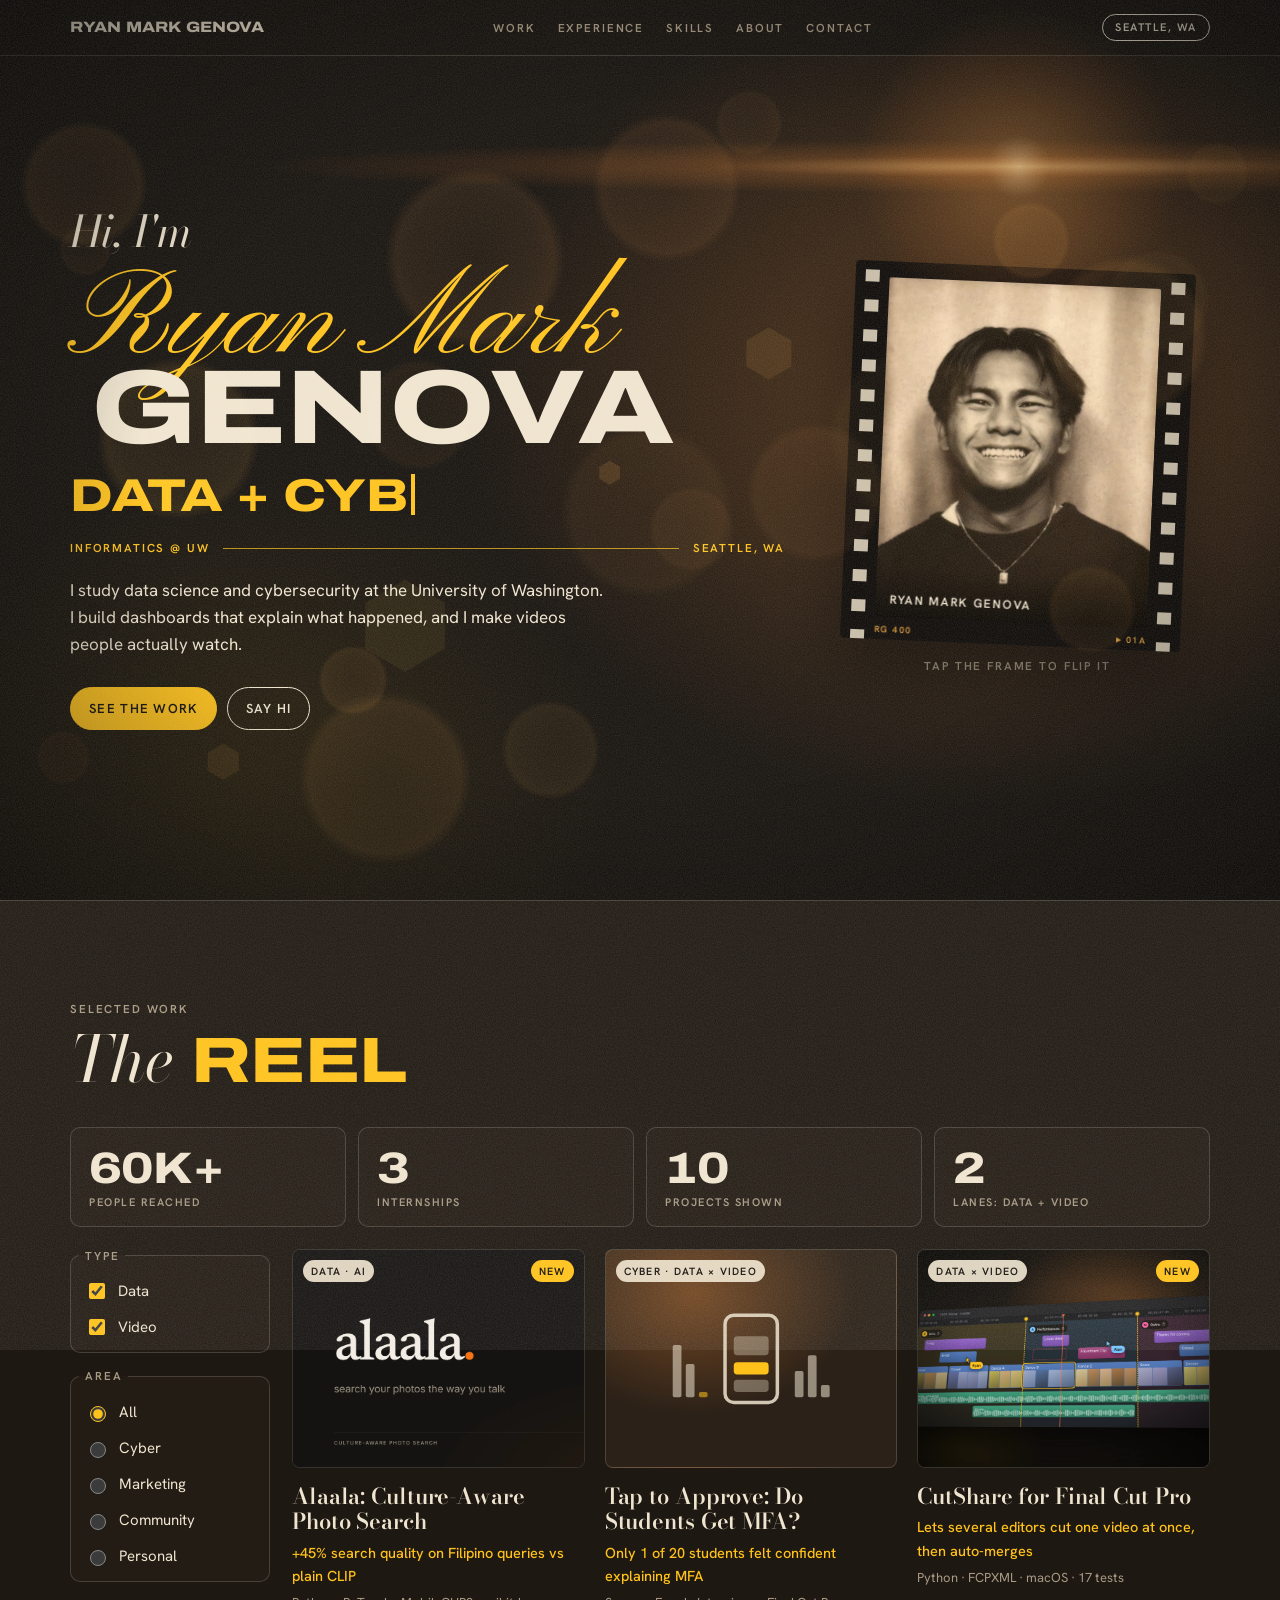
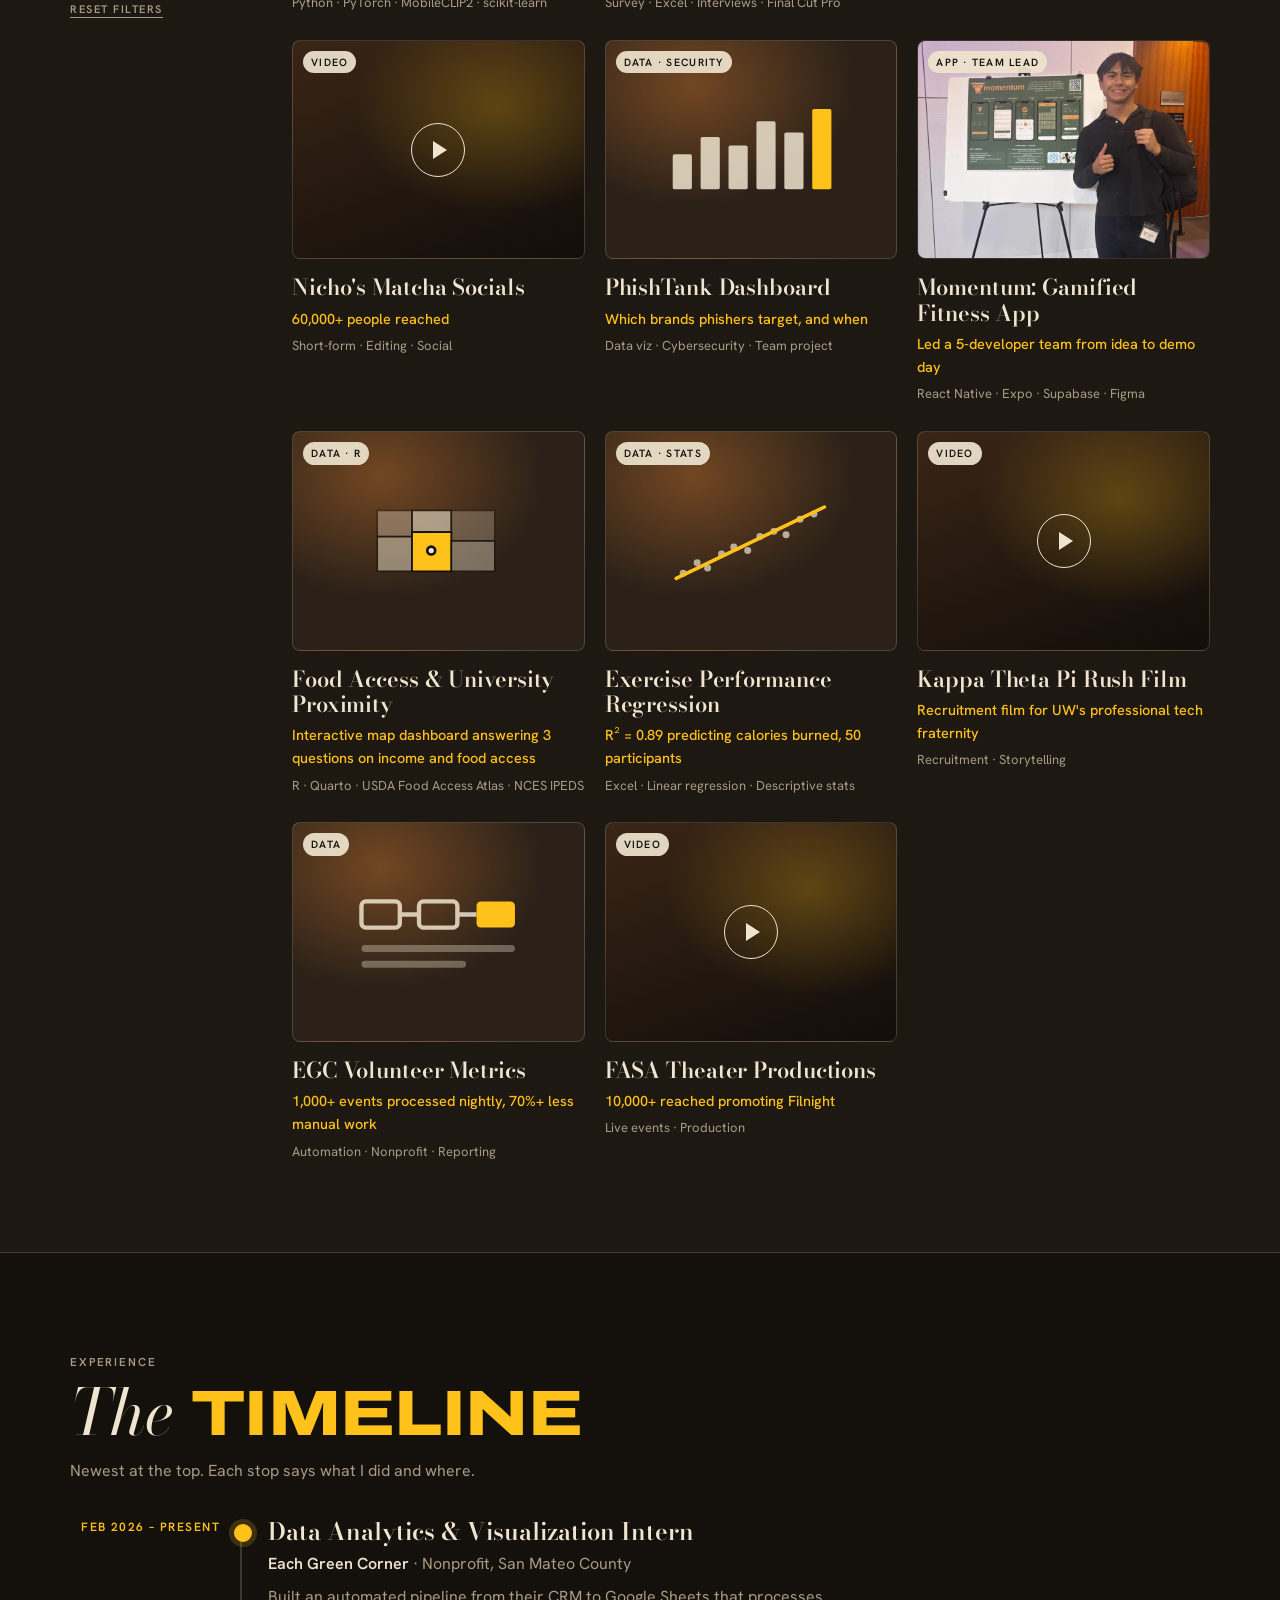
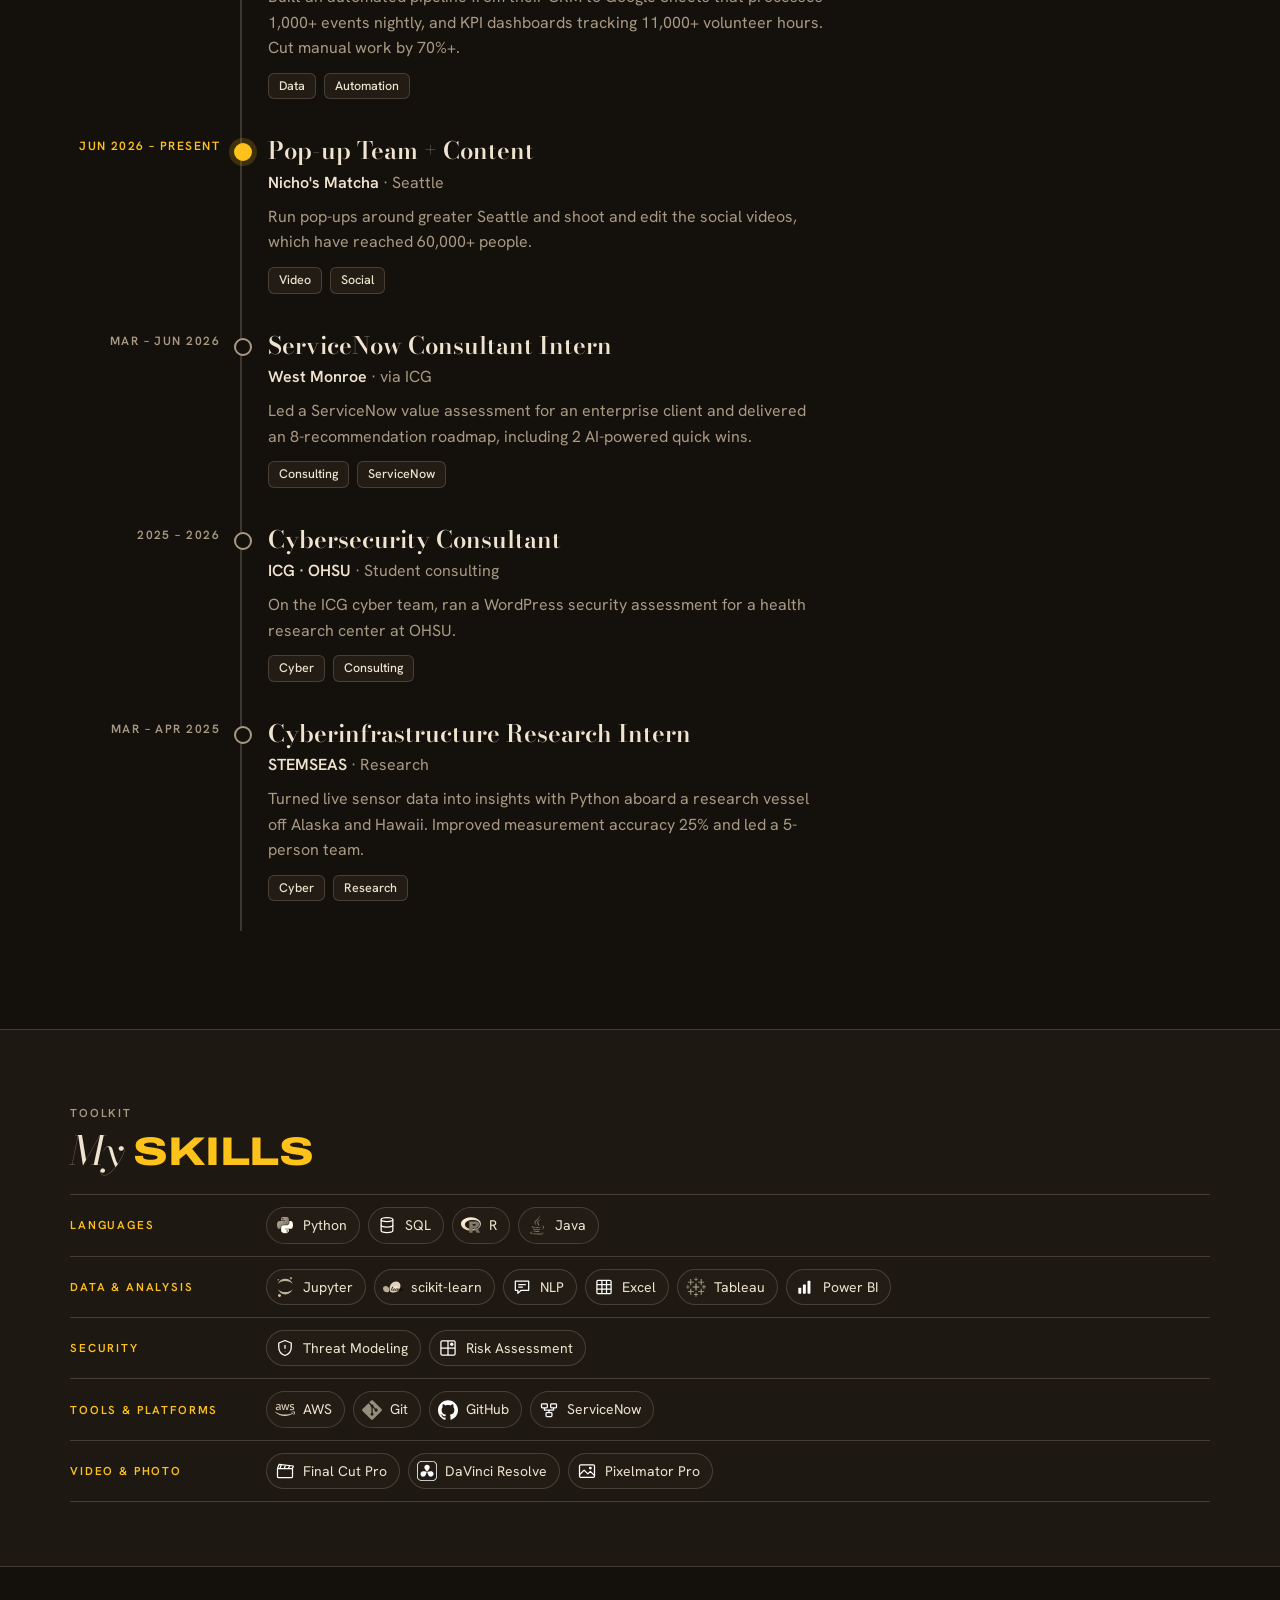
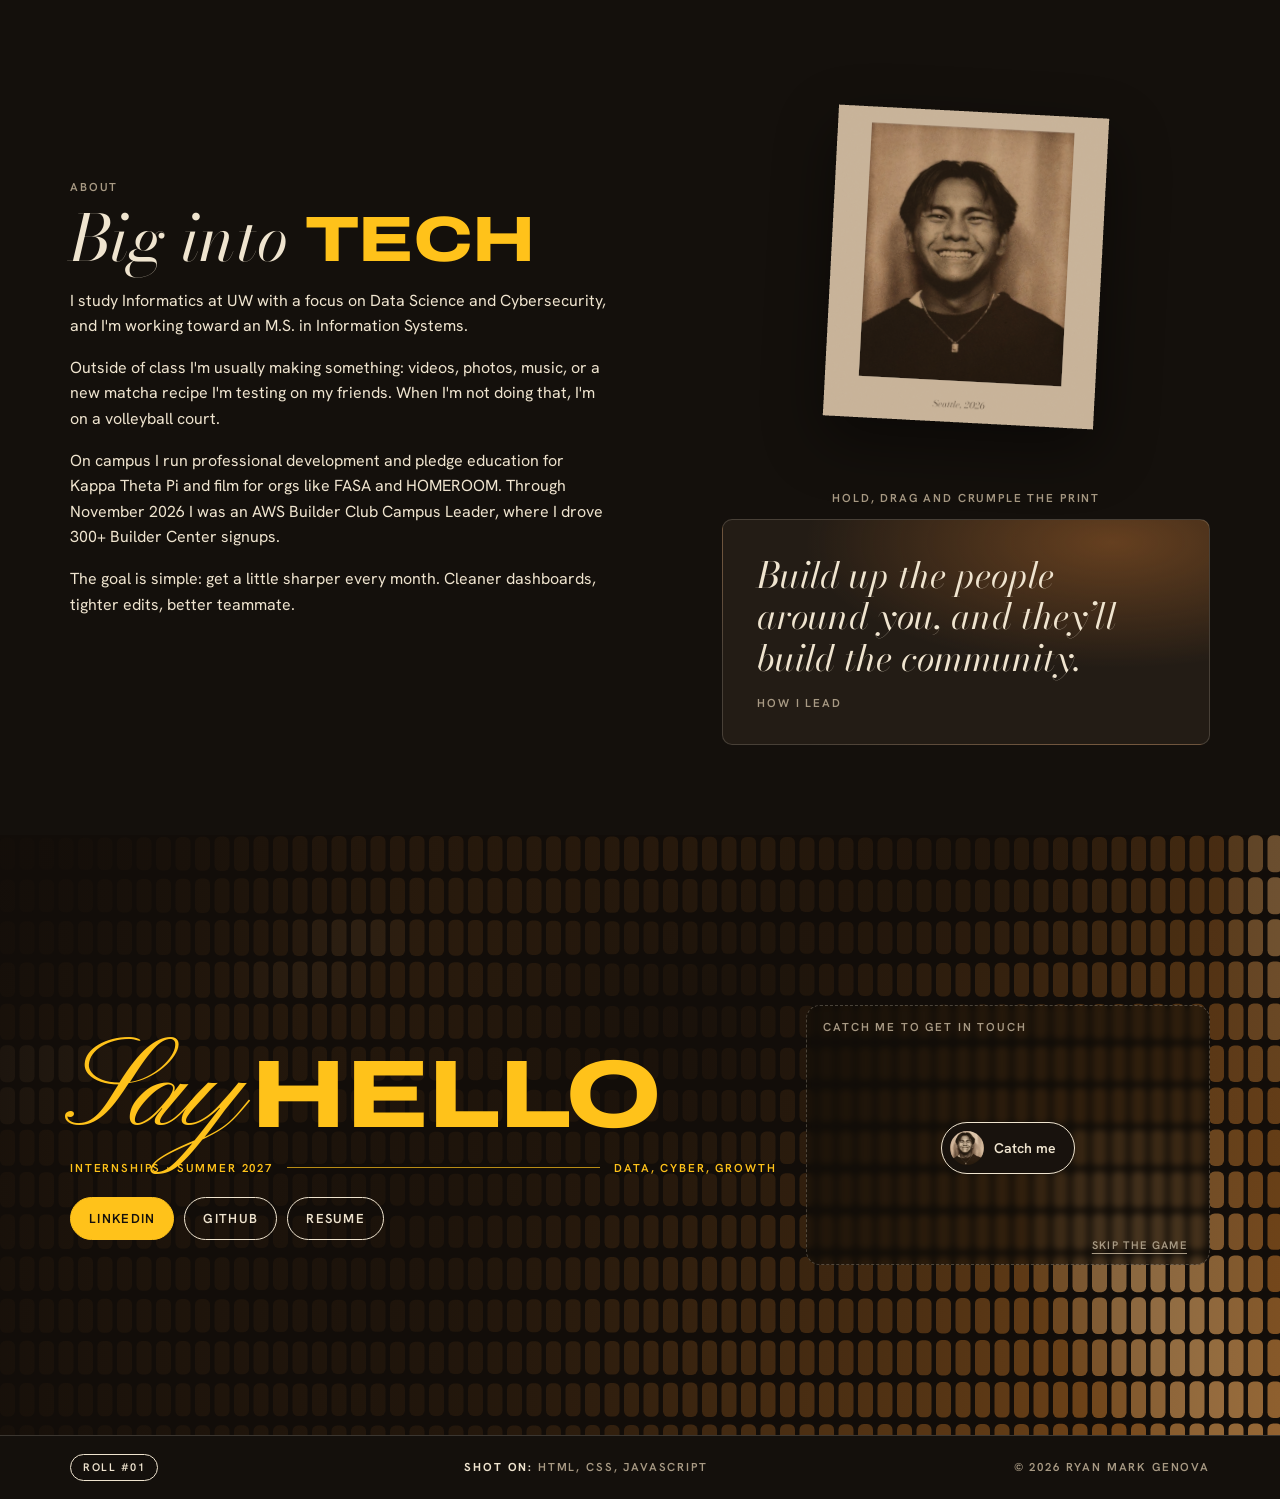
<file: index.html>
<!doctype html>
<html lang="en">
<head>
<meta charset="utf-8">
<meta name="viewport" content="width=device-width, initial-scale=1, viewport-fit=cover">
<title>Ryan Genova</title>
<meta name="description" content="Ryan Genova: data + cyber analyst at the University of Washington who also makes videos.">
<link rel="preconnect" href="https://fonts.googleapis.com">
<link rel="preconnect" href="https://fonts.gstatic.com" crossorigin>
<link rel="stylesheet" href="https://fonts.googleapis.com/css2?family=Archivo:wdth,wght@62..125,400..900&family=Bodoni+Moda:ital,opsz,wght@0,6..96,400..700;1,6..96,400..700&family=Hanken+Grotesk:wght@400;500;600&family=Pinyon+Script&display=swap">
<link rel="stylesheet" href="style.css?v=5">
</head>
<body>
<div class="grain" aria-hidden="true"></div>
<canvas id="fx" class="fx" aria-hidden="true"></canvas>

<header class="topbar">
  <div class="wrap topbar-in">
    <a class="brand" href="#top">RYAN MARK GENOVA</a>
    <nav class="toplinks" aria-label="Sections">
      <a href="#work">Work</a><a href="#experience">Experience</a><a href="#skills">Skills</a><a href="#about">About</a><a href="#contact">Contact</a>
    </nav>
    <span class="pill">SEATTLE, WA</span>
  </div>
</header>

<main id="top">
  <!-- HERO -->
  <section class="hero">
    <div class="wrap hero-in">
      <div class="lockup">
        <p class="hi"><span class="serif">Hi, I'm</span></p>
        <h1 class="name">
          <span class="swash">Ryan Mark</span>
          <span class="wide">GENOVA</span>
        </h1>
        <p class="role wide" aria-label="Data + Cyber Analyst"><span id="typed">Data + Cyber Analyst</span><span class="caret" aria-hidden="true"></span></p>
        <p class="rule-line"><span class="label">Informatics @ UW</span><span class="line"></span><span class="label">Seattle, WA</span></p>
        <p class="lede">I study data science and cybersecurity at the University of Washington. I build dashboards that explain what happened, and I make videos people actually watch.</p>
        <div class="ctas">
          <a class="btn solid" href="#work">See the work</a>
          <a class="btn" href="#contact">Say hi</a>
        </div>
      </div>

      <div class="strip-wrap">
        <button type="button" class="strip" id="strip" aria-pressed="false" aria-label="Film frame. Click to flip between Ryan's photo and his info.">
          <span class="sprockets left" aria-hidden="true"></span>
          <span class="flipper">
            <span class="face front">
              <img src="assets/ryan.jpg" alt="Photo booth portrait of Ryan Mark Genova smiling">
              <span class="cap">Ryan Mark Genova</span>
            </span>
            <span class="face back">
              <span class="b-name">Ryan Mark Genova</span>
              <span class="b-role">Data + Cyber Analyst</span>
              <span class="b-list">
                <span><i>School</i>Informatics @ UW, Data Science + Cyber</span>
                <span><i>Now</i>Data intern @ Each Green Corner</span>
                <span><i>Video</i>60K+ people reached on short-form</span>
                <span><i>Leading</i>VP Prof. Development, Kappa Theta Pi</span>
                <span><i>Open to</i>Summer 2027 internships</span>
              </span>
            </span>
          </span>
          <span class="sprockets right" aria-hidden="true"></span>
          <span class="edge" aria-hidden="true"><span>RG 400</span><span id="frameNo">▸ 01A</span></span>
        </button>
        <p class="label strip-hint" id="stripHint">Tap the frame to flip it</p>
      </div>
    </div>
  </section>

  <!-- WORK DASHBOARD -->
  <section id="work" class="work">
    <div class="wrap">
      <div class="sec-head">
        <p class="label">Selected work</p>
        <h2><span class="serif">The</span> <span class="wide">REEL</span></h2>
      </div>

      <div class="kpis">
        <div class="kpi"><b>60K+</b><span>People reached</span></div>
        <div class="kpi"><b>3</b><span>Internships</span></div>
        <div class="kpi"><b id="projCount">10</b><span>Projects shown</span></div>
        <div class="kpi"><b>2</b><span>Lanes: data + video</span></div>
      </div>

      <div class="dash">
        <aside class="slicers" aria-label="Filter projects">
          <fieldset>
            <legend class="label">Type</legend>
            <label><input type="checkbox" id="f-data" name="type" value="data" checked> Data</label>
            <label><input type="checkbox" id="f-video" name="type" value="video" checked> Video</label>
          </fieldset>
          <fieldset>
            <legend class="label">Area</legend>
            <label><input type="radio" id="a-all" name="area" value="all" checked> All</label>
            <label><input type="radio" id="a-cyber" name="area" value="cyber"> Cyber</label>
            <label><input type="radio" id="a-marketing" name="area" value="marketing"> Marketing</label>
            <label><input type="radio" id="a-community" name="area" value="community"> Community</label>
            <label><input type="radio" id="a-personal" name="area" value="personal"> Personal</label>
          </fieldset>
          <button type="button" class="reset" id="reset">Reset filters</button>
        </aside>

        <div class="grid" id="grid">
          <!--
            Each card: data-type="data|video|data video", data-area="...".
            Add a hover preview by setting data-preview="previews/clip.mp4" on .thumb
          -->
          <article class="card" data-type="data" data-area="personal community">
            <div class="thumb t-img" data-preview=""><img src="assets/alaala/alaala-card.webp" width="1600" height="1200" alt="Alaala wordmark: search your photos the way you talk"><span class="tag">Data · AI</span><span class="tag new">New</span></div>
            <h3><a class="card-link" href="projects/alaala.html">Alaala: Culture-Aware Photo Search</a></h3>
            <p class="result">+45% search quality on Filipino queries vs plain CLIP</p>
            <p class="tools">Python · PyTorch · MobileCLIP2 · scikit-learn</p>
          </article>

          <article class="card" data-type="data video" data-area="cyber">
            <div class="thumb t-data" data-preview=""><span class="tag">Cyber · Data × Video</span>
              <svg viewBox="0 0 200 110" aria-hidden="true"><rect x="70" y="6" width="60" height="100" rx="10" fill="none" stroke="currentColor" stroke-width="4" opacity=".85"/><rect x="80" y="30" width="40" height="22" rx="4" fill="currentColor" opacity=".35"/><rect x="80" y="60" width="40" height="14" rx="4" fill="#FFC21A"/><rect x="80" y="80" width="40" height="14" rx="4" fill="currentColor" opacity=".35"/><g fill="currentColor" opacity=".55"><rect x="150" y="70" width="10" height="30" rx="2"/><rect x="165" y="52" width="10" height="48" rx="2"/><rect x="180" y="86" width="10" height="14" rx="2"/></g><g fill="currentColor" opacity=".55"><rect x="10" y="40" width="10" height="60" rx="2"/><rect x="25" y="62" width="10" height="38" rx="2"/><rect x="40" y="94" width="10" height="6" rx="2" fill="#FFC21A" opacity="1"/></g></svg></div>
            <h3><a class="card-link" href="projects/duo.html">Tap to Approve: Do Students Get MFA?</a></h3>
            <p class="result">Only 1 of 20 students felt confident explaining MFA</p>
            <p class="tools">Survey · Excel · Interviews · Final Cut Pro</p>
          </article>

          <article class="card" data-type="data video" data-area="personal">
            <div class="thumb t-img" data-preview=""><img src="assets/cutshare/cutshare-card.webp" width="1600" height="1200" alt="Final Cut Pro timeline split into three segments, each with an editor's cursor"><span class="tag">Data × Video</span><span class="tag new">New</span></div>
            <h3><a class="card-link" href="projects/cutshare.html">CutShare for Final Cut Pro</a></h3>
            <p class="result">Lets several editors cut one video at once, then auto-merges</p>
            <p class="tools">Python · FCPXML · macOS · 17 tests</p>
          </article>

          <article class="card" data-type="video" data-area="marketing">
            <div class="thumb t-video" data-preview=""><span class="tag">Video</span><span class="play" aria-hidden="true"></span></div>
            <h3>Nicho's Matcha Socials</h3>
            <p class="result">60,000+ people reached</p>
            <p class="tools">Short-form · Editing · Social</p>
          </article>

          <article class="card" data-type="data" data-area="cyber">
            <div class="thumb t-data" data-preview=""><span class="tag">Data · Security</span>
              <svg viewBox="0 0 200 110" aria-hidden="true"><g fill="currentColor" opacity=".85"><rect x="10" y="60" width="22" height="40" rx="2"/><rect x="42" y="40" width="22" height="60" rx="2"/><rect x="74" y="50" width="22" height="50" rx="2"/><rect x="106" y="22" width="22" height="78" rx="2"/><rect x="138" y="35" width="22" height="65" rx="2"/></g><rect x="170" y="8" width="22" height="92" rx="2" fill="#FFC21A"/></svg></div>
            <h3>PhishTank Dashboard</h3>
            <p class="result">Which brands phishers target, and when</p>
            <p class="tools">Data viz · Cybersecurity · Team project</p>
          </article>

          <article class="card" data-type="data" data-area="community">
            <div class="thumb t-img" data-preview=""><img src="assets/momentum/momentum-card.webp" width="1600" height="1200" alt="Ryan giving a thumbs up next to the Momentum project poster"><span class="tag">App · Team Lead</span></div>
            <h3><a class="card-link" href="https://github.com/hcp-uw/codeRats" target="_blank" rel="noopener">Momentum: Gamified Fitness App</a></h3>
            <p class="result">Led a 5-developer team from idea to demo day</p>
            <p class="tools">React Native · Expo · Supabase · Figma</p>
          </article>

          <article class="card" data-type="data" data-area="community">
            <div class="thumb t-data" data-preview=""><span class="tag">Data · R</span>
              <svg viewBox="0 0 200 110" aria-hidden="true"><g stroke="#14100C" stroke-width="2"><path d="M30 20h40v30H30z" fill="currentColor" opacity=".35"/><path d="M70 20h45v25H70z" fill="currentColor" opacity=".6"/><path d="M115 20h50v35h-50z" fill="currentColor" opacity=".25"/><path d="M30 50h40v40H30z" fill="currentColor" opacity=".5"/><path d="M70 45h45v45H70z" fill="#FFC21A"/><path d="M115 55h50v35h-50z" fill="currentColor" opacity=".4"/></g><circle cx="92" cy="66" r="6" fill="#14100C"/><circle cx="92" cy="66" r="3" fill="currentColor"/></svg></div>
            <h3><a class="card-link" href="https://ryanmarkgenova.github.io/final-project-dashboard-BE11/" target="_blank" rel="noopener">Food Access &amp; University Proximity</a></h3>
            <p class="result">Interactive map dashboard answering 3 questions on income and food access</p>
            <p class="tools">R · Quarto · USDA Food Access Atlas · NCES IPEDS</p>
          </article>

          <article class="card" data-type="data" data-area="personal">
            <div class="thumb t-data" data-preview=""><span class="tag">Data · Stats</span>
              <svg viewBox="0 0 200 110" aria-hidden="true"><g fill="currentColor" opacity=".7"><circle cx="22" cy="92" r="4"/><circle cx="38" cy="80" r="4"/><circle cx="50" cy="86" r="4"/><circle cx="66" cy="70" r="4"/><circle cx="80" cy="62" r="4"/><circle cx="96" cy="66" r="4"/><circle cx="110" cy="50" r="4"/><circle cx="126" cy="44" r="4"/><circle cx="140" cy="48" r="4"/><circle cx="156" cy="30" r="4"/><circle cx="172" cy="24" r="4"/></g><line x1="14" y1="98" x2="184" y2="16" stroke="#FFC21A" stroke-width="4" stroke-linecap="round"/></svg></div>
            <h3><a class="card-link" href="https://drive.google.com/file/d/1Zp4GShRpqSjeeBWWx9IQGKBJ8w-8OeJZ/view?usp=sharing" target="_blank" rel="noopener">Exercise Performance Regression</a></h3>
            <p class="result">R² = 0.89 predicting calories burned, 50 participants</p>
            <p class="tools">Excel · Linear regression · Descriptive stats</p>
          </article>

          <article class="card" data-type="video" data-area="community">
            <div class="thumb t-video" data-preview=""><span class="tag">Video</span><span class="play" aria-hidden="true"></span></div>
            <h3>Kappa Theta Pi Rush Film</h3>
            <p class="result">Recruitment film for UW's professional tech fraternity</p>
            <p class="tools">Recruitment · Storytelling</p>
          </article>

          <article class="card" data-type="data" data-area="community">
            <div class="thumb t-data" data-preview=""><span class="tag">Data</span>
              <svg viewBox="0 0 200 110" aria-hidden="true"><g fill="none" stroke="currentColor" stroke-width="5" opacity=".85"><rect x="12" y="20" width="44" height="30" rx="5"/><rect x="78" y="20" width="44" height="30" rx="5"/><path d="M56 35h22M122 35h22"/></g><rect x="144" y="20" width="44" height="30" rx="5" fill="#FFC21A"/><g fill="currentColor" opacity=".35"><rect x="12" y="70" width="176" height="8" rx="4"/><rect x="12" y="88" width="120" height="8" rx="4"/></g></svg></div>
            <h3>EGC Volunteer Metrics</h3>
            <p class="result">1,000+ events processed nightly, 70%+ less manual work</p>
            <p class="tools">Automation · Nonprofit · Reporting</p>
          </article>

          <article class="card" data-type="video" data-area="community">
            <div class="thumb t-video" data-preview=""><span class="tag">Video</span><span class="play" aria-hidden="true"></span></div>
            <h3>FASA Theater Productions</h3>
            <p class="result">10,000+ reached promoting Filnight</p>
            <p class="tools">Live events · Production</p>
          </article>

          <p class="empty" id="empty" hidden>No projects match those filters. <button type="button" id="reset2">Reset filters</button></p>
        </div>
      </div>
    </div>
  </section>

  <!-- EXPERIENCE -->
  <section id="experience" class="exp">
    <div class="wrap">
      <div class="sec-head">
        <p class="label">Experience</p>
        <h2><span class="serif">The</span> <span class="wide">TIMELINE</span></h2>
        <p class="sec-sub">Newest at the top. Each stop says what I did and where.</p>
      </div>
      <div class="tl-wrap">
      <span class="tl-progress" aria-hidden="true"></span>
      <ol class="timeline">
        <li class="tl now">
          <span class="tl-date">Feb 2026 – Present</span>
          <div class="tl-body">
            <p class="tl-role">Data Analytics &amp; Visualization Intern</p>
            <p class="tl-org">Each Green Corner <span>· Nonprofit, San Mateo County</span></p>
            <p class="tl-desc">Built an automated pipeline from their CRM to Google Sheets that processes 1,000+ events nightly, and KPI dashboards tracking 11,000+ volunteer hours. Cut manual work by 70%+.</p>
            <p class="tl-tags"><span>Data</span><span>Automation</span></p>
          </div>
        </li>
        <li class="tl now">
          <span class="tl-date">Jun 2026 – Present</span>
          <div class="tl-body">
            <p class="tl-role">Pop-up Team + Content</p>
            <p class="tl-org">Nicho's Matcha <span>· Seattle</span></p>
            <p class="tl-desc">Run pop-ups around greater Seattle and shoot and edit the social videos, which have reached 60,000+ people.</p>
            <p class="tl-tags"><span>Video</span><span>Social</span></p>
          </div>
        </li>
        <li class="tl">
          <span class="tl-date">Mar – Jun 2026</span>
          <div class="tl-body">
            <p class="tl-role">ServiceNow Consultant Intern</p>
            <p class="tl-org">West Monroe <span>· via ICG</span></p>
            <p class="tl-desc">Led a ServiceNow value assessment for an enterprise client and delivered an 8-recommendation roadmap, including 2 AI-powered quick wins.</p>
            <p class="tl-tags"><span>Consulting</span><span>ServiceNow</span></p>
          </div>
        </li>
        <li class="tl">
          <span class="tl-date">2025 – 2026</span>
          <div class="tl-body">
            <p class="tl-role">Cybersecurity Consultant</p>
            <p class="tl-org">ICG · OHSU <span>· Student consulting</span></p>
            <p class="tl-desc">On the ICG cyber team, ran a WordPress security assessment for a health research center at OHSU.</p>
            <p class="tl-tags"><span>Cyber</span><span>Consulting</span></p>
          </div>
        </li>
        <li class="tl">
          <span class="tl-date">Mar – Apr 2025</span>
          <div class="tl-body">
            <p class="tl-role">Cyberinfrastructure Research Intern</p>
            <p class="tl-org">STEMSEAS <span>· Research</span></p>
            <p class="tl-desc">Turned live sensor data into insights with Python aboard a research vessel off Alaska and Hawaii. Improved measurement accuracy 25% and led a 5-person team.</p>
            <p class="tl-tags"><span>Cyber</span><span>Research</span></p>
          </div>
        </li>
      </ol>
      </div>
    </div>
  </section>

  <!-- SKILLS -->
  <section id="skills" class="skills">
    <div class="wrap">
      <div class="sec-head sk-head">
        <p class="label">Toolkit</p>
        <h2><span class="serif">My</span> <span class="wide">SKILLS</span></h2>
      </div>
      <div class="skrow">
        <h3 class="group label">Languages</h3>
        <ul class="skillgrid">
        <li class="skill"><span class="ico"><img src="assets/skills/python.svg" alt="" width="44" height="44"></span><span>Python</span></li>
        <li class="skill"><span class="ico"><svg viewBox="0 0 48 48" aria-hidden="true"><g fill="none" stroke="currentColor" stroke-width="3"><ellipse cx="24" cy="11" rx="14" ry="5"/><path d="M10 11v26c0 2.8 6.3 5 14 5s14-2.2 14-5V11"/><path d="M10 24c0 2.8 6.3 5 14 5s14-2.2 14-5"/></g></svg></span><span>SQL</span></li>
        <li class="skill"><span class="ico"><img src="assets/skills/r.svg" alt="" width="44" height="44"></span><span>R</span></li>
        <li class="skill"><span class="ico"><img src="assets/skills/java.svg" alt="" width="44" height="44"></span><span>Java</span></li>
        </ul>
      </div>
      <div class="skrow">
        <h3 class="group label">Data &amp; Analysis</h3>
        <ul class="skillgrid">
        <li class="skill"><span class="ico"><img src="assets/skills/jupyter.svg" alt="" width="44" height="44"></span><span>Jupyter</span></li>
        <li class="skill"><span class="ico"><img src="assets/skills/scikitlearn.svg" alt="" width="44" height="44"></span><span>scikit-learn</span></li>
        <li class="skill"><span class="ico"><svg viewBox="0 0 48 48" aria-hidden="true"><g fill="none" stroke="currentColor" stroke-width="3" stroke-linejoin="round"><path d="M8 10h32v22H22l-8 7v-7H8z"/><path d="M15 18h18M15 24h11"/></g></svg></span><span>NLP</span></li>
        <li class="skill"><span class="ico"><svg viewBox="0 0 48 48" aria-hidden="true"><g fill="none" stroke="currentColor" stroke-width="3"><rect x="7" y="8" width="34" height="32" rx="3"/><path d="M7 18h34M7 29h34M19 8v32M30 8v32"/></g></svg></span><span>Excel</span></li>
        <li class="skill"><span class="ico"><img src="assets/skills/tableau.svg" alt="" width="44" height="44"></span><span>Tableau</span></li>
        <li class="skill"><span class="ico"><svg viewBox="0 0 48 48" aria-hidden="true"><g fill="currentColor"><rect x="8" y="26" width="7" height="14" rx="1.5"/><rect x="19" y="18" width="7" height="22" rx="1.5"/><rect x="30" y="9" width="7" height="31" rx="1.5"/></g></svg></span><span>Power BI</span></li>
        </ul>
      </div>
      <div class="skrow">
        <h3 class="group label">Security</h3>
        <ul class="skillgrid">
        <li class="skill"><span class="ico"><svg viewBox="0 0 48 48" aria-hidden="true"><g fill="none" stroke="currentColor" stroke-width="3" stroke-linejoin="round"><path d="M24 6l15 6v10c0 9.5-6.4 16.7-15 20-8.6-3.3-15-10.5-15-20V12z"/><path d="M24 17v9M24 31v1"/></g></svg></span><span>Threat Modeling</span></li>
        <li class="skill"><span class="ico"><svg viewBox="0 0 48 48" aria-hidden="true"><g fill="none" stroke="currentColor" stroke-width="3"><rect x="7" y="7" width="34" height="34" rx="3"/><path d="M7 24h34M24 7v34"/></g><circle cx="33" cy="15" r="4" fill="currentColor"/></svg></span><span>Risk Assessment</span></li>
        </ul>
      </div>
      <div class="skrow">
        <h3 class="group label">Tools &amp; Platforms</h3>
        <ul class="skillgrid">
        <li class="skill"><span class="ico"><img src="assets/skills/aws.svg" alt="" width="44" height="44"></span><span>AWS</span></li>
        <li class="skill"><span class="ico"><img src="assets/skills/git.svg" alt="" width="44" height="44"></span><span>Git</span></li>
        <li class="skill"><span class="ico"><img src="assets/skills/github.svg" alt="" width="44" height="44"></span><span>GitHub</span></li>
        <li class="skill"><span class="ico"><svg viewBox="0 0 48 48" aria-hidden="true"><g fill="none" stroke="currentColor" stroke-width="3" stroke-linejoin="round"><rect x="6" y="9" width="14" height="10" rx="2"/><rect x="28" y="9" width="14" height="10" rx="2"/><rect x="17" y="30" width="14" height="10" rx="2"/><path d="M13 19v5h22v-5M24 24v6"/></g></svg></span><span>ServiceNow</span></li>
        </ul>
      </div>
      <div class="skrow">
        <h3 class="group label">Video &amp; Photo</h3>
        <ul class="skillgrid">
        <li class="skill"><span class="ico"><svg viewBox="0 0 48 48" aria-hidden="true"><g fill="none" stroke="currentColor" stroke-width="3" stroke-linejoin="round"><rect x="6" y="18" width="36" height="22" rx="2"/><path d="M6 18l4-10 34 4-2 6"/><path d="M15 9.5l-3 8M25 10.7l-3 7.3M35 12l-3 6"/></g></svg></span><span>Final Cut Pro</span></li>
        <li class="skill"><span class="ico"><img src="assets/skills/davinci.svg" alt="" width="44" height="44"></span><span>DaVinci Resolve</span></li>
        <li class="skill"><span class="ico"><svg viewBox="0 0 48 48" aria-hidden="true"><g fill="none" stroke="currentColor" stroke-width="3" stroke-linejoin="round"><rect x="6" y="9" width="36" height="30" rx="3"/><path d="M6 33l11-11 9 9 6-6 10 10"/></g><circle cx="32" cy="17" r="3.5" fill="currentColor"/></svg></span><span>Pixelmator Pro</span></li>
        </ul>
      </div>
    </div>
  </section>

  <!-- ABOUT -->
  <section id="about" class="about">
    <div class="wrap about-in">
      <div>
        <p class="label">About</p>
        <h2><span class="serif">Big into</span> <span class="wide">TECH</span></h2>
        <p>I study Informatics at UW with a focus on Data Science and Cybersecurity, and I'm working toward an M.S. in Information Systems.</p>
        <p>Outside of class I'm usually making something: videos, photos, music, or a new matcha recipe I'm testing on my friends. When I'm not doing that, I'm on a volleyball court.</p>
        <p>On campus I run professional development and pledge education for Kappa Theta Pi and film for orgs like FASA and HOMEROOM. Through November 2026 I was an AWS Builder Club Campus Leader, where I drove 300+ Builder Center signups.</p>
        <p>The goal is simple: get a little sharper every month. Cleaner dashboards, tighter edits, better teammate.</p>
      </div>
      <div class="about-side">
        <div class="paper" id="paper" data-src="assets/ryan.jpg" data-caption="Seattle, 2026">
          <img src="assets/ryan.jpg" alt="Printed photo of Ryan Mark Genova">
        </div>
        <p class="label paper-hint">Hold, drag and crumple the print</p>
        <blockquote class="quote">
          <p>Build up the people around you, and they’ll build the community.</p>
          <footer class="label">How I lead</footer>
        </blockquote>
      </div>
    </div>
  </section>

  <!-- CONTACT -->
  <section id="contact" class="contact">
    <canvas id="slats" class="slats" aria-hidden="true"></canvas>
    <div class="wrap contact-in">
      <div class="contact-main">
        <h2 class="name small-name"><span class="swash">Say</span><span class="wide">HELLO</span></h2>
        <p class="rule-line"><span class="label">Internships · Summer 2027</span><span class="line"></span><span class="label">Data, cyber, growth</span></p>
        <div class="ctas">
          <a class="btn solid" href="https://www.linkedin.com/in/ryanmarkgenova/" target="_blank" rel="noopener">LinkedIn</a>
          <a class="btn" href="https://github.com/ryanmarkgenova" target="_blank" rel="noopener">GitHub</a>
          <a class="btn" href="assets/RyanMarkGenova_Resume.pdf" target="_blank" rel="noopener">Resume</a>
        </div>
      </div>
      <div class="dodge" id="dodge">
        <div class="dodge-game">
          <p class="label dodge-title">Catch me to get in touch</p>
          <button type="button" class="dodge-target">
            <img src="assets/ryan.jpg" alt="" width="34" height="34">
            <span class="dodge-label">Catch me</span>
          </button>
          <button type="button" class="dodge-skip" id="dodgeSkip">Skip the game</button>
        </div>
        <form class="reach" id="reach" novalidate hidden>
          <p class="reach-title"><span class="swash">Okay,</span> you got me.</p>
          <p class="reach-sub">Want to work on a project, talk internships, or just chat? Leave a note and I'll get back to you.</p>
          <label for="r-name">Name</label>
          <input id="r-name" name="name" type="text" autocomplete="name" required>
          <label for="r-email">Email</label>
          <input id="r-email" name="email" type="email" autocomplete="email" required>
          <label for="r-topic">What's it about?</label>
          <select id="r-topic" name="topic">
            <option>A project</option>
            <option>Internships or jobs</option>
            <option>Video work</option>
            <option>Just to talk</option>
          </select>
          <label for="r-msg">Message</label>
          <textarea id="r-msg" name="message" rows="3" required></textarea>
          <button type="submit" class="btn solid">Send it</button>
          <p class="reach-status" id="reachStatus" role="status"></p>
        </form>
      </div>
    </div>
  </section>
</main>

<footer class="bottombar">
  <div class="wrap bottom-in">
    <span class="pill">Roll #01</span>
    <span class="label"><b>Shot on:</b> HTML, CSS, JavaScript</span>
    <span class="label">© 2026 Ryan Mark Genova</span>
  </div>
</footer>

<script src="assets/vendor/gsap.min.js"></script>
<script src="assets/vendor/ScrollTrigger.min.js"></script>
<script src="assets/vendor/lenis.min.js"></script>
<script src="assets/vendor/three.min.js"></script>
<script src="script.js"></script>
<script src="effects.js"></script>
<script src="cursor.js"></script>
</body>
</html>
</file>
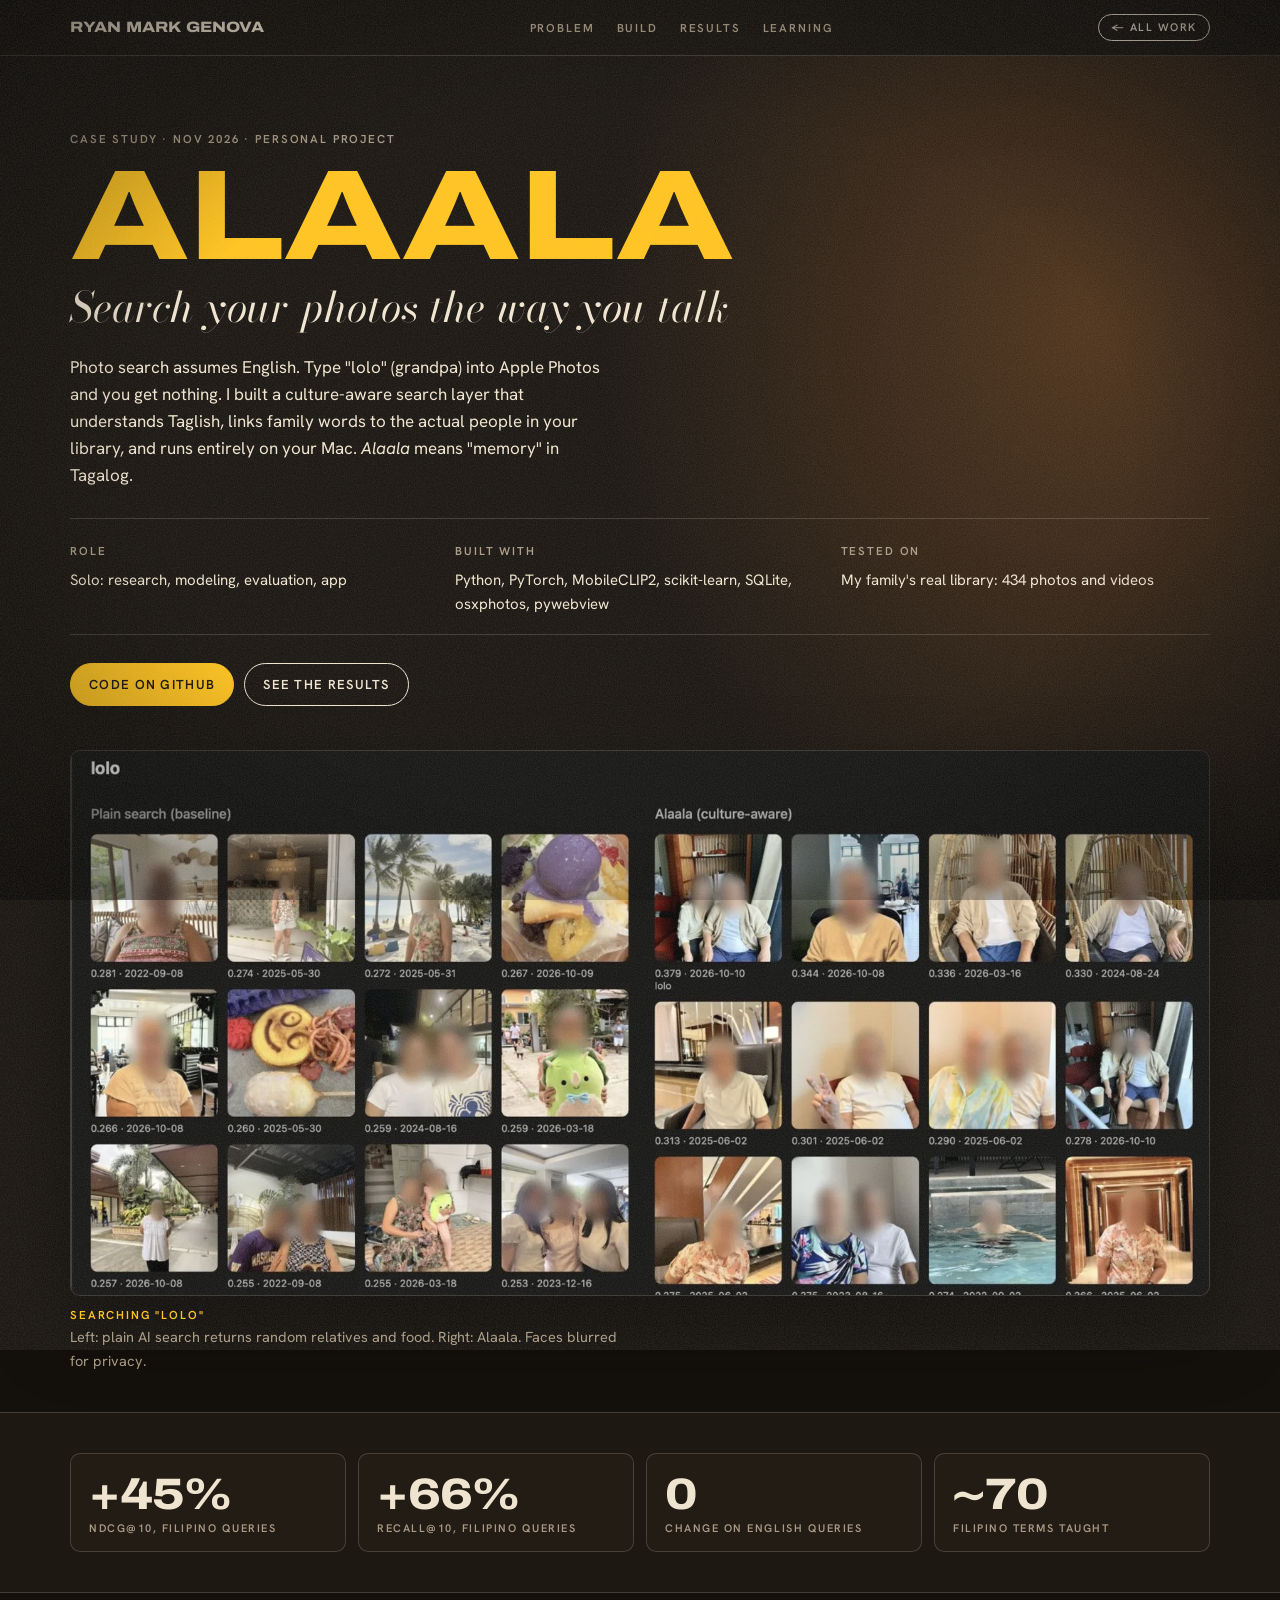
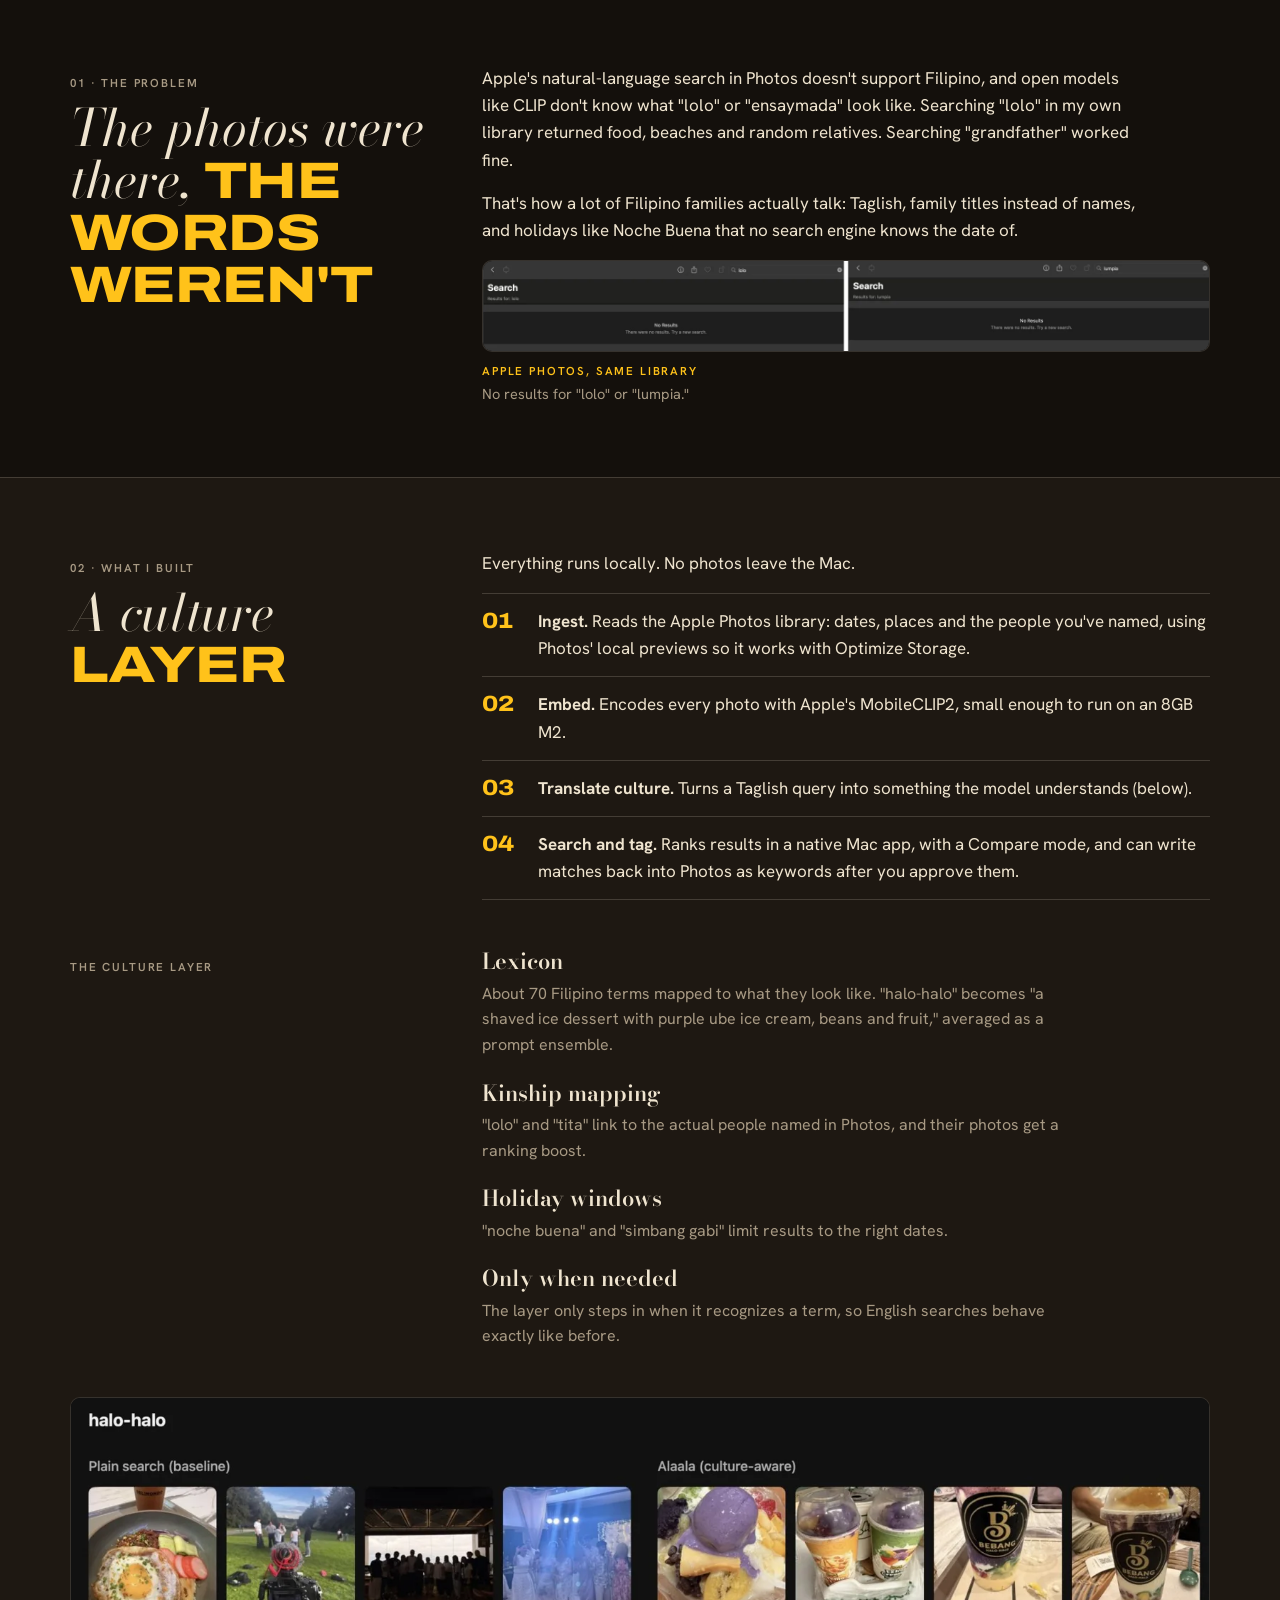
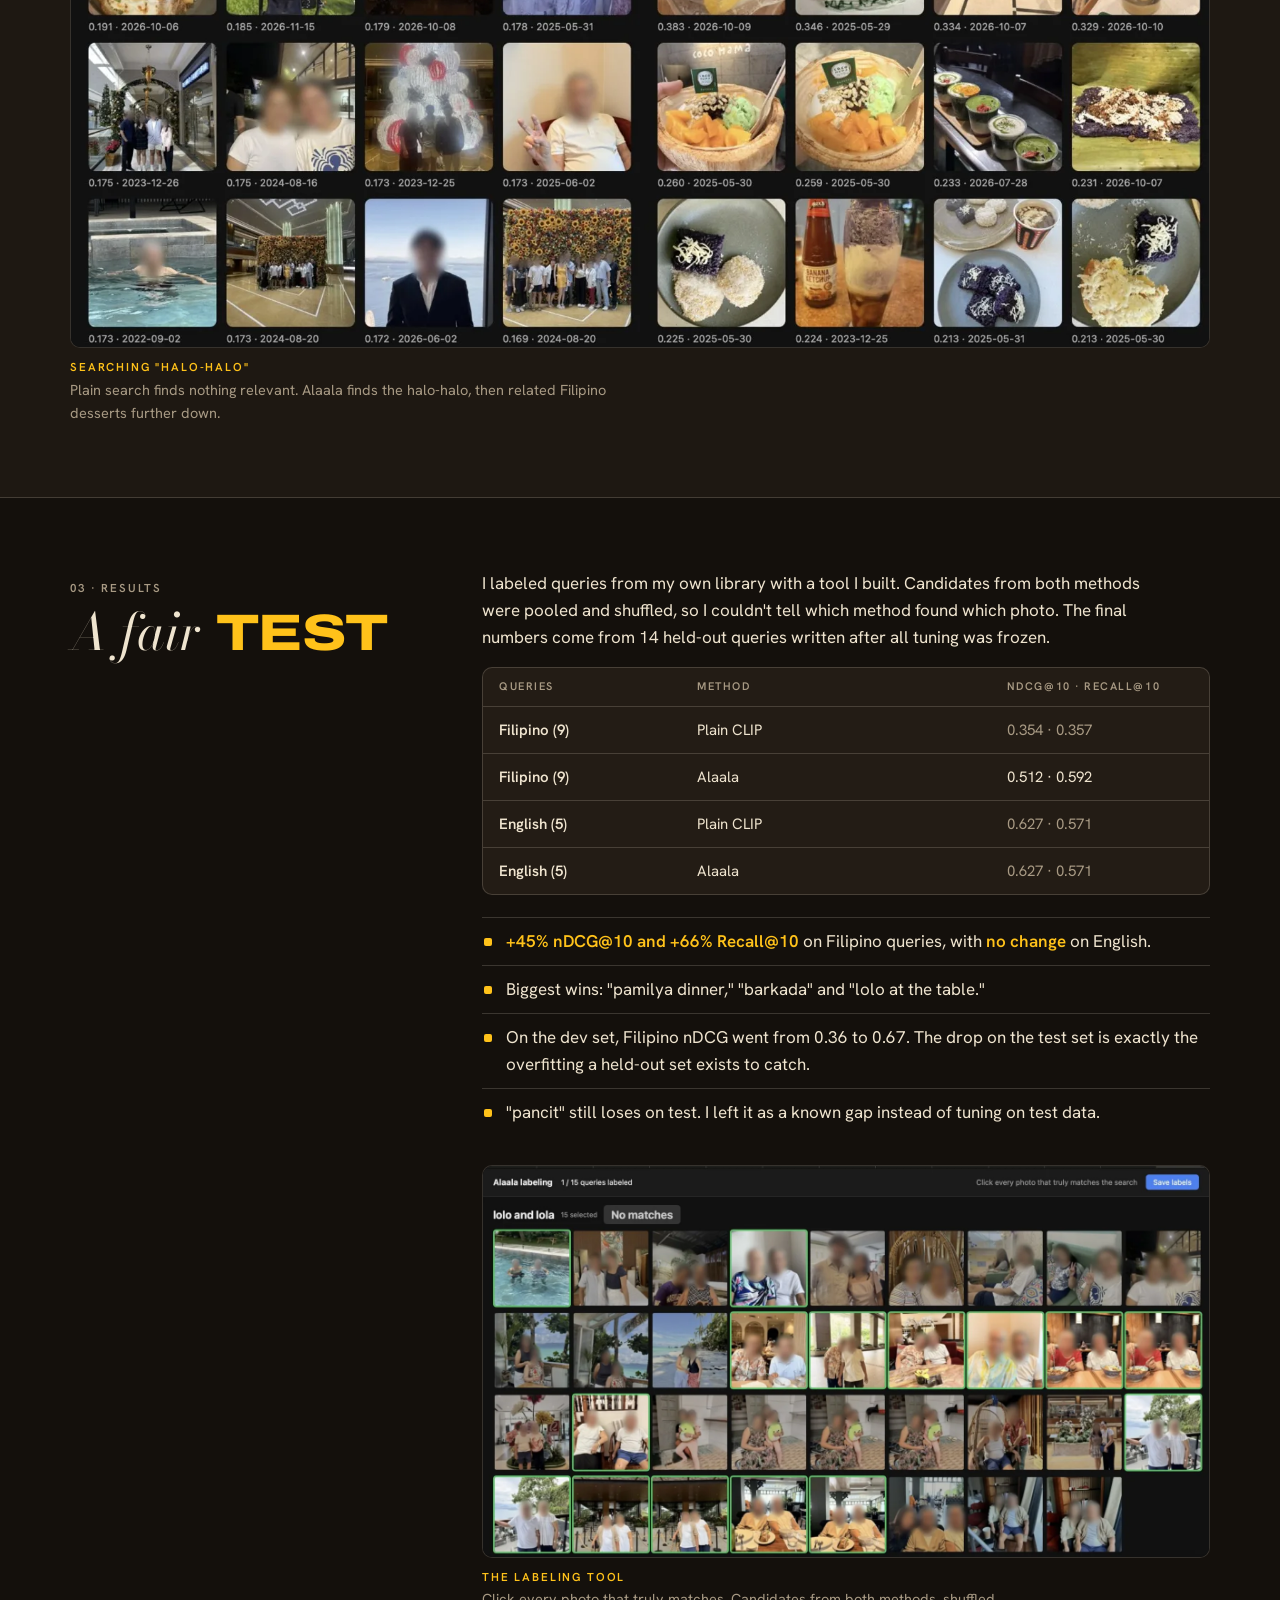
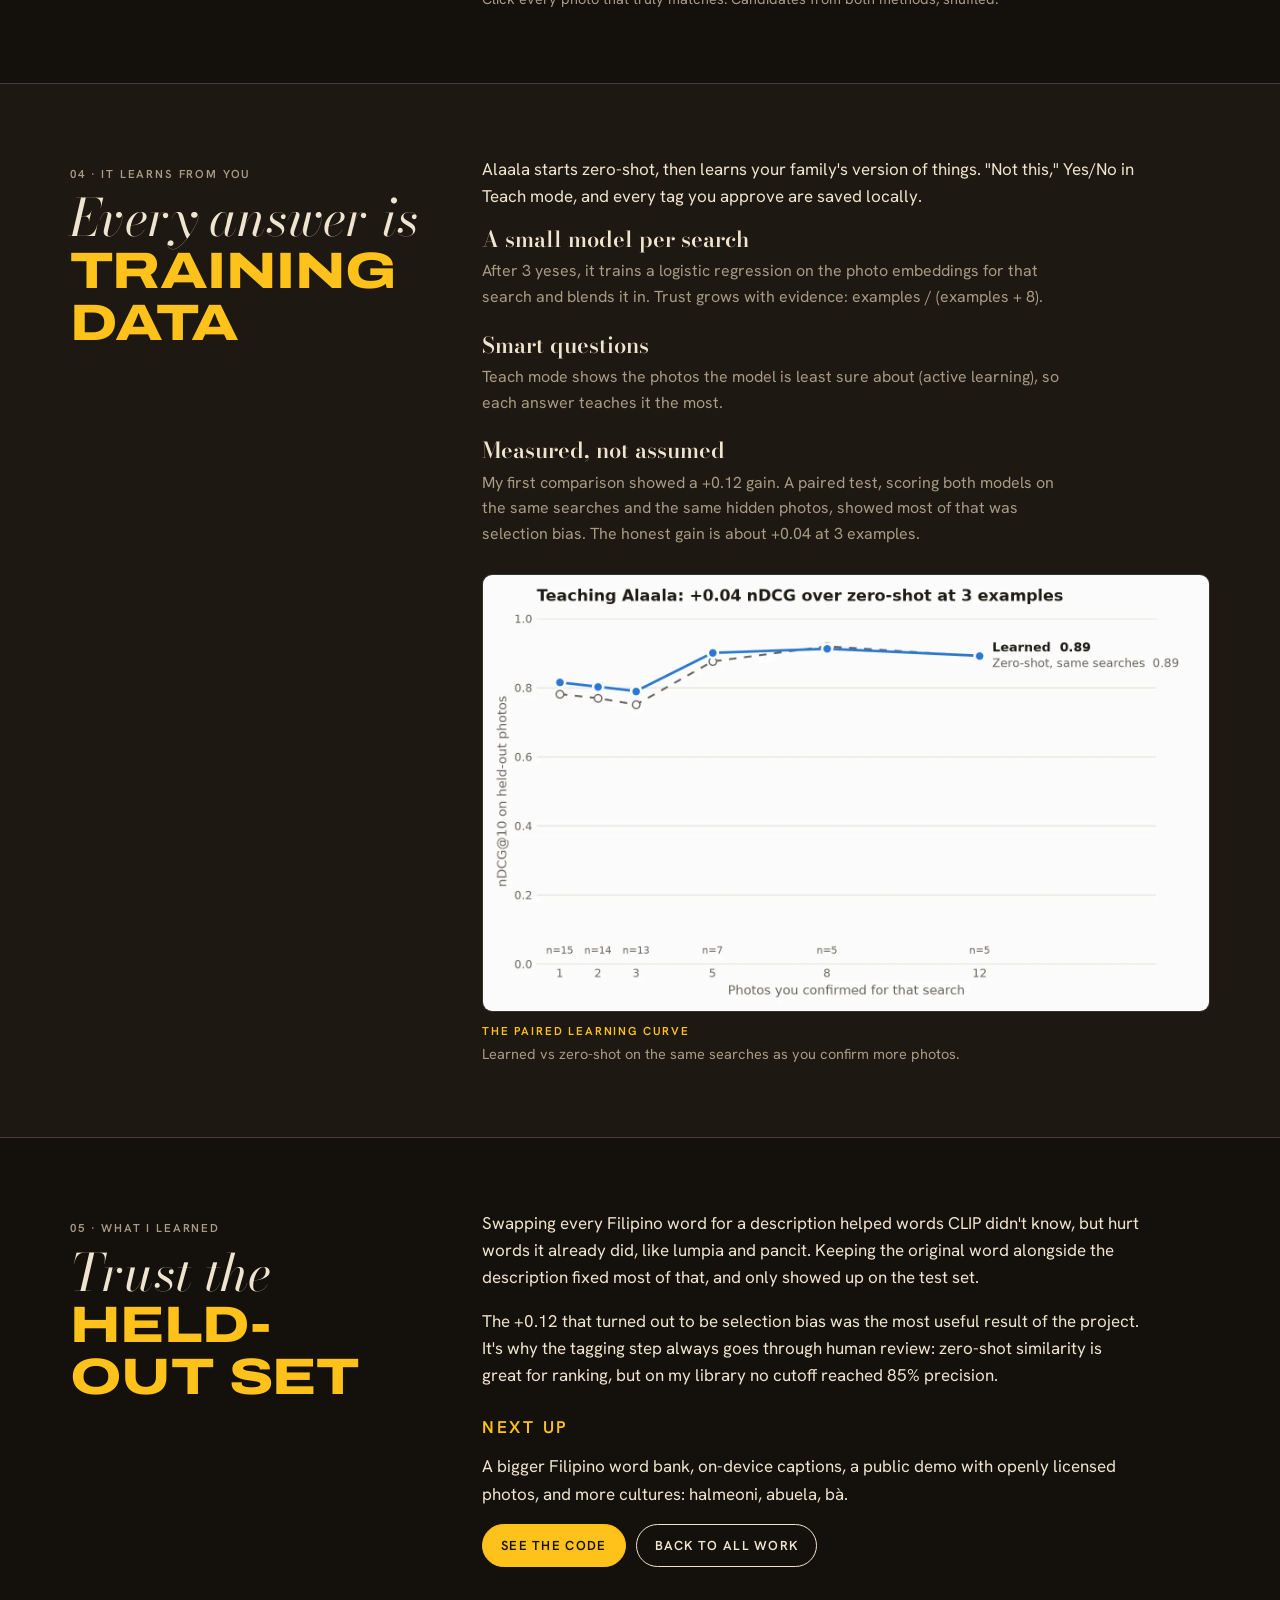
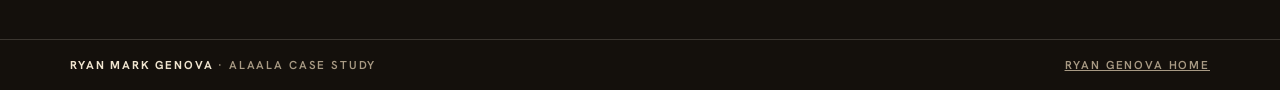
<file: projects/alaala.html>
<!doctype html>
<html lang="en">
<head>
<meta charset="utf-8">
<meta name="viewport" content="width=device-width, initial-scale=1, viewport-fit=cover">
<title>Alaala: Culture-Aware Photo Search · Ryan Genova</title>
<meta name="description" content="Alaala searches your Apple Photos library the way Filipino families talk. Type &quot;lolo&quot; or &quot;halo-halo&quot; and it finds the right photos, all on your Mac.">
<meta property="og:title" content="Alaala: Search your photos the way you talk">
<meta property="og:description" content="Photo search doesn't understand Filipino, so I built a culture-aware layer on top of CLIP. +45% nDCG@10 on Filipino queries.">
<meta property="og:image" content="../assets/alaala/alaala-og.jpg">
<link rel="preconnect" href="https://fonts.googleapis.com">
<link rel="preconnect" href="https://fonts.gstatic.com" crossorigin>
<link rel="stylesheet" href="https://fonts.googleapis.com/css2?family=Archivo:wdth,wght@62..125,400..900&family=Bodoni+Moda:ital,opsz,wght@0,6..96,400..700;1,6..96,400..700&family=Hanken+Grotesk:wght@400;500;600&family=Pinyon+Script&display=swap">
<link rel="stylesheet" href="../style.css?v=5">
</head>
<body class="case">
<div class="grain" aria-hidden="true"></div>

<header class="topbar">
  <div class="wrap topbar-in">
    <a class="brand" href="../index.html">RYAN MARK GENOVA</a>
    <nav class="toplinks" aria-label="Sections">
      <a href="#problem">Problem</a><a href="#build">Build</a><a href="#results">Results</a><a href="#learns">Learning</a>
    </nav>
    <a class="pill back-link" href="../index.html#work">← All work</a>
  </div>
</header>

<main>
  <section class="cs-hero">
    <div class="wrap">
      <p class="label">Case study · Nov 2026 · Personal project</p>
      <h1 class="cs-title"><span class="wide">Alaala</span></h1>
      <p class="cs-sub"><span class="serif">Search your photos the way you talk</span></p>
      <p class="lede">Photo search assumes English. Type "lolo" (grandpa) into Apple Photos and you get nothing. I built a culture-aware search layer that understands Taglish, links family words to the actual people in your library, and runs entirely on your Mac. <em>Alaala</em> means "memory" in Tagalog.</p>
      <div class="cs-meta">
        <div><span class="label">Role</span><p>Solo: research, modeling, evaluation, app</p></div>
        <div><span class="label">Built with</span><p>Python, PyTorch, MobileCLIP2, scikit-learn, SQLite, osxphotos, pywebview</p></div>
        <div><span class="label">Tested on</span><p>My family's real library: 434 photos and videos</p></div>
      </div>
      <div class="ctas">
        <a class="btn solid" href="https://github.com/ryanmarkgenova/alaala" target="_blank" rel="noopener">Code on GitHub</a>
        <a class="btn" href="#results">See the results</a>
      </div>
    </div>
    <div class="wrap">
      <figure class="cs-shot hero-shot">
        <img src="../assets/alaala/lolo-compare.webp" width="1600" height="764" alt="Searching lolo: plain search returns random relatives and food, Alaala returns photos of grandpa. Faces blurred.">
        <figcaption><span class="label">Searching "lolo"</span> Left: plain AI search returns random relatives and food. Right: Alaala. Faces blurred for privacy.</figcaption>
      </figure>
    </div>
  </section>

  <section class="cs-band">
    <div class="wrap">
      <div class="kpis">
        <div class="kpi"><b>+45%</b><span>nDCG@10, Filipino queries</span></div>
        <div class="kpi"><b>+66%</b><span>Recall@10, Filipino queries</span></div>
        <div class="kpi"><b>0</b><span>Change on English queries</span></div>
        <div class="kpi"><b>~70</b><span>Filipino terms taught</span></div>
      </div>
    </div>
  </section>

  <section id="problem">
    <div class="wrap cs-grid">
      <div>
        <p class="label">01 · The problem</p>
        <h2><span class="serif">The photos were there,</span> <span class="wide">the words weren't</span></h2>
      </div>
      <div class="cs-body">
        <p>Apple's natural-language search in Photos doesn't support Filipino, and open models like CLIP don't know what "lolo" or "ensaymada" look like. Searching "lolo" in my own library returned food, beaches and random relatives. Searching "grandfather" worked fine.</p>
        <p>That's how a lot of Filipino families actually talk: Taglish, family titles instead of names, and holidays like Noche Buena that no search engine knows the date of.</p>
        <figure class="cs-shot">
          <img src="../assets/alaala/apple-photos.webp" width="1600" height="198" loading="lazy" alt="Apple Photos shows no results for lolo or lumpia">
          <figcaption><span class="label">Apple Photos, same library</span> No results for "lolo" or "lumpia."</figcaption>
        </figure>
      </div>
    </div>
  </section>

  <section id="build" class="cs-alt">
    <div class="wrap">
      <div class="cs-grid">
        <div>
          <p class="label">02 · What I built</p>
          <h2><span class="serif">A culture</span> <span class="wide">layer</span></h2>
        </div>
        <div class="cs-body">
          <p>Everything runs locally. No photos leave the Mac.</p>
          <ol class="cs-steps">
            <li><b>Ingest.</b> Reads the Apple Photos library: dates, places and the people you've named, using Photos' local previews so it works with Optimize Storage.</li>
            <li><b>Embed.</b> Encodes every photo with Apple's MobileCLIP2, small enough to run on an 8GB M2.</li>
            <li><b>Translate culture.</b> Turns a Taglish query into something the model understands (below).</li>
            <li><b>Search and tag.</b> Ranks results in a native Mac app, with a Compare mode, and can write matches back into Photos as keywords after you approve them.</li>
          </ol>
        </div>
      </div>
      <div class="cs-grid" style="margin-top:48px">
        <div><p class="label">The culture layer</p></div>
        <div class="cs-body">
          <dl class="cs-list">
            <dt>Lexicon</dt>
            <dd>About 70 Filipino terms mapped to what they look like. "halo-halo" becomes "a shaved ice dessert with purple ube ice cream, beans and fruit," averaged as a prompt ensemble.</dd>
            <dt>Kinship mapping</dt>
            <dd>"lolo" and "tita" link to the actual people named in Photos, and their photos get a ranking boost.</dd>
            <dt>Holiday windows</dt>
            <dd>"noche buena" and "simbang gabi" limit results to the right dates.</dd>
            <dt>Only when needed</dt>
            <dd>The layer only steps in when it recognizes a term, so English searches behave exactly like before.</dd>
          </dl>
        </div>
      </div>
      <figure class="cs-shot wide-shot">
        <img src="../assets/alaala/halohalo-compare.webp" width="1600" height="773" loading="lazy" alt="Searching halo-halo: plain search finds nothing relevant, Alaala finds halo-halo and related Filipino desserts">
        <figcaption><span class="label">Searching "halo-halo"</span> Plain search finds nothing relevant. Alaala finds the halo-halo, then related Filipino desserts further down.</figcaption>
      </figure>
    </div>
  </section>

  <section id="results">
    <div class="wrap cs-grid">
      <div>
        <p class="label">03 · Results</p>
        <h2><span class="serif">A fair</span> <span class="wide">test</span></h2>
      </div>
      <div class="cs-body">
        <p>I labeled queries from my own library with a tool I built. Candidates from both methods were pooled and shuffled, so I couldn't tell which method found which photo. The final numbers come from 14 held-out queries written after all tuning was frozen.</p>
        <div class="cs-table" role="table" aria-label="Held-out test results">
          <div class="row head" role="row"><span role="columnheader">Queries</span><span role="columnheader">Method</span><span role="columnheader">nDCG@10 · Recall@10</span></div>
          <div class="row" role="row"><span>Filipino (9)</span><span>Plain CLIP</span><span class="no">0.354 · 0.357</span></div>
          <div class="row" role="row"><span>Filipino (9)</span><span>Alaala</span><span>0.512 · 0.592</span></div>
          <div class="row" role="row"><span>English (5)</span><span>Plain CLIP</span><span class="no">0.627 · 0.571</span></div>
          <div class="row" role="row"><span>English (5)</span><span>Alaala</span><span class="no">0.627 · 0.571</span></div>
        </div>
        <ul class="cs-bullets">
          <li><b>+45% nDCG@10 and +66% Recall@10</b> on Filipino queries, with <b>no change</b> on English.</li>
          <li>Biggest wins: "pamilya dinner," "barkada" and "lolo at the table."</li>
          <li>On the dev set, Filipino nDCG went from 0.36 to 0.67. The drop on the test set is exactly the overfitting a held-out set exists to catch.</li>
          <li>"pancit" still loses on test. I left it as a known gap instead of tuning on test data.</li>
        </ul>
        <figure class="cs-shot">
          <img src="../assets/alaala/labeling.webp" width="1600" height="862" loading="lazy" alt="The labeling tool: a grid of shuffled candidate photos with matches outlined in green. Faces blurred.">
          <figcaption><span class="label">The labeling tool</span> Click every photo that truly matches. Candidates from both methods, shuffled.</figcaption>
        </figure>
      </div>
    </div>
  </section>

  <section id="learns" class="cs-alt">
    <div class="wrap cs-grid">
      <div>
        <p class="label">04 · It learns from you</p>
        <h2><span class="serif">Every answer is</span> <span class="wide">training data</span></h2>
      </div>
      <div class="cs-body">
        <p>Alaala starts zero-shot, then learns your family's version of things. "Not this," Yes/No in Teach mode, and every tag you approve are saved locally.</p>
        <dl class="cs-list">
          <dt>A small model per search</dt>
          <dd>After 3 yeses, it trains a logistic regression on the photo embeddings for that search and blends it in. Trust grows with evidence: examples / (examples + 8).</dd>
          <dt>Smart questions</dt>
          <dd>Teach mode shows the photos the model is least sure about (active learning), so each answer teaches it the most.</dd>
          <dt>Measured, not assumed</dt>
          <dd>My first comparison showed a +0.12 gain. A paired test, scoring both models on the same searches and the same hidden photos, showed most of that was selection bias. The honest gain is about +0.04 at 3 examples.</dd>
        </dl>
        <figure class="cs-shot" style="margin-top:28px">
          <img src="../assets/alaala/learning-curve.webp" width="1600" height="960" loading="lazy" alt="Learning curve: learned model slightly above zero-shot at 1 to 5 examples, converging around 0.89 nDCG">
          <figcaption><span class="label">The paired learning curve</span> Learned vs zero-shot on the same searches as you confirm more photos.</figcaption>
        </figure>
      </div>
    </div>
  </section>

  <section>
    <div class="wrap cs-grid">
      <div>
        <p class="label">05 · What I learned</p>
        <h2><span class="serif">Trust the</span> <span class="wide">held-out set</span></h2>
      </div>
      <div class="cs-body">
        <p>Swapping every Filipino word for a description helped words CLIP didn't know, but hurt words it already did, like lumpia and pancit. Keeping the original word alongside the description fixed most of that, and only showed up on the test set.</p>
        <p>The +0.12 that turned out to be selection bias was the most useful result of the project. It's why the tagging step always goes through human review: zero-shot similarity is great for ranking, but on my library no cutoff reached 85% precision.</p>
        <p class="label next-label">Next up</p>
        <p>A bigger Filipino word bank, on-device captions, a public demo with openly licensed photos, and more cultures: halmeoni, abuela, bà.</p>
        <div class="ctas">
          <a class="btn solid" href="https://github.com/ryanmarkgenova/alaala" target="_blank" rel="noopener">See the code</a>
          <a class="btn" href="../index.html#work">Back to all work</a>
        </div>
      </div>
    </div>
  </section>
</main>

<footer class="bottombar">
  <div class="wrap bottom-in"><span class="label"><b>Ryan Mark Genova</b> · Alaala case study</span><a class="label" href="../index.html">ryan genova home</a></div>
</footer>
</body>
</html>
</file>
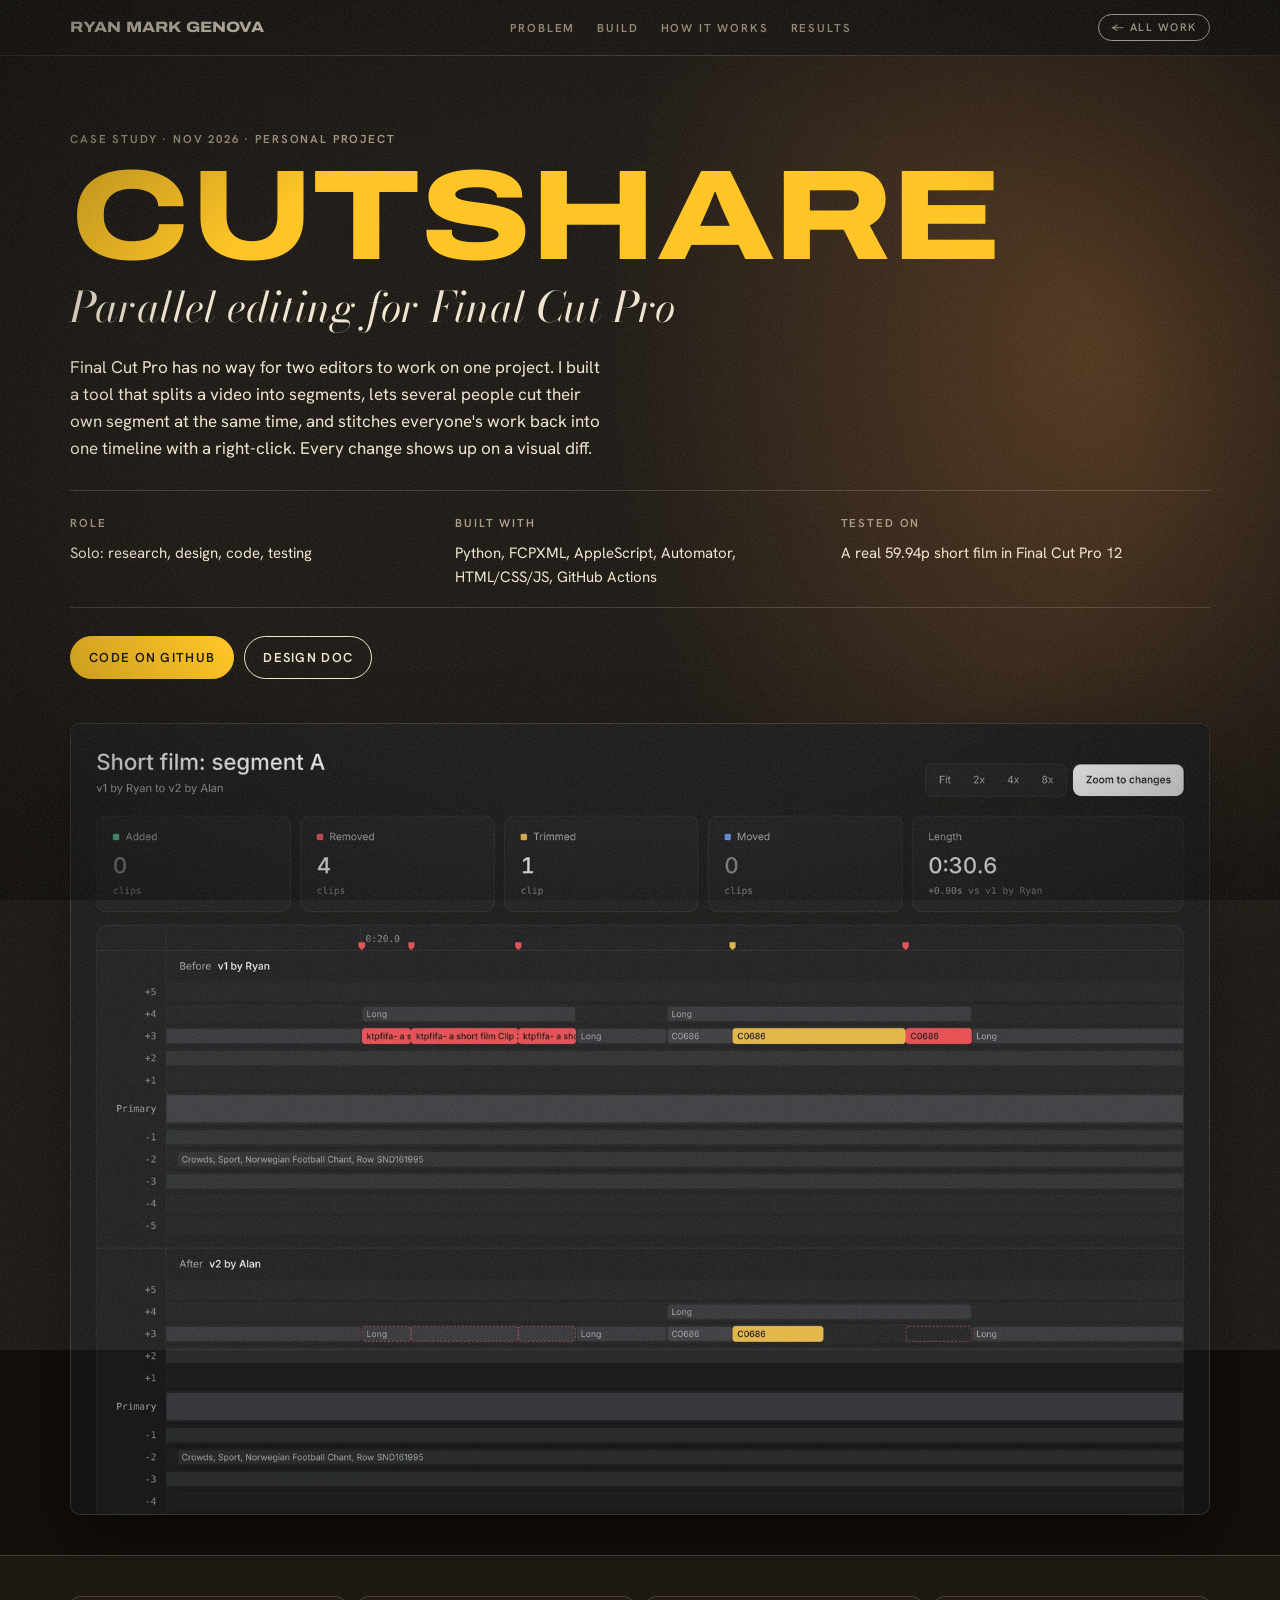
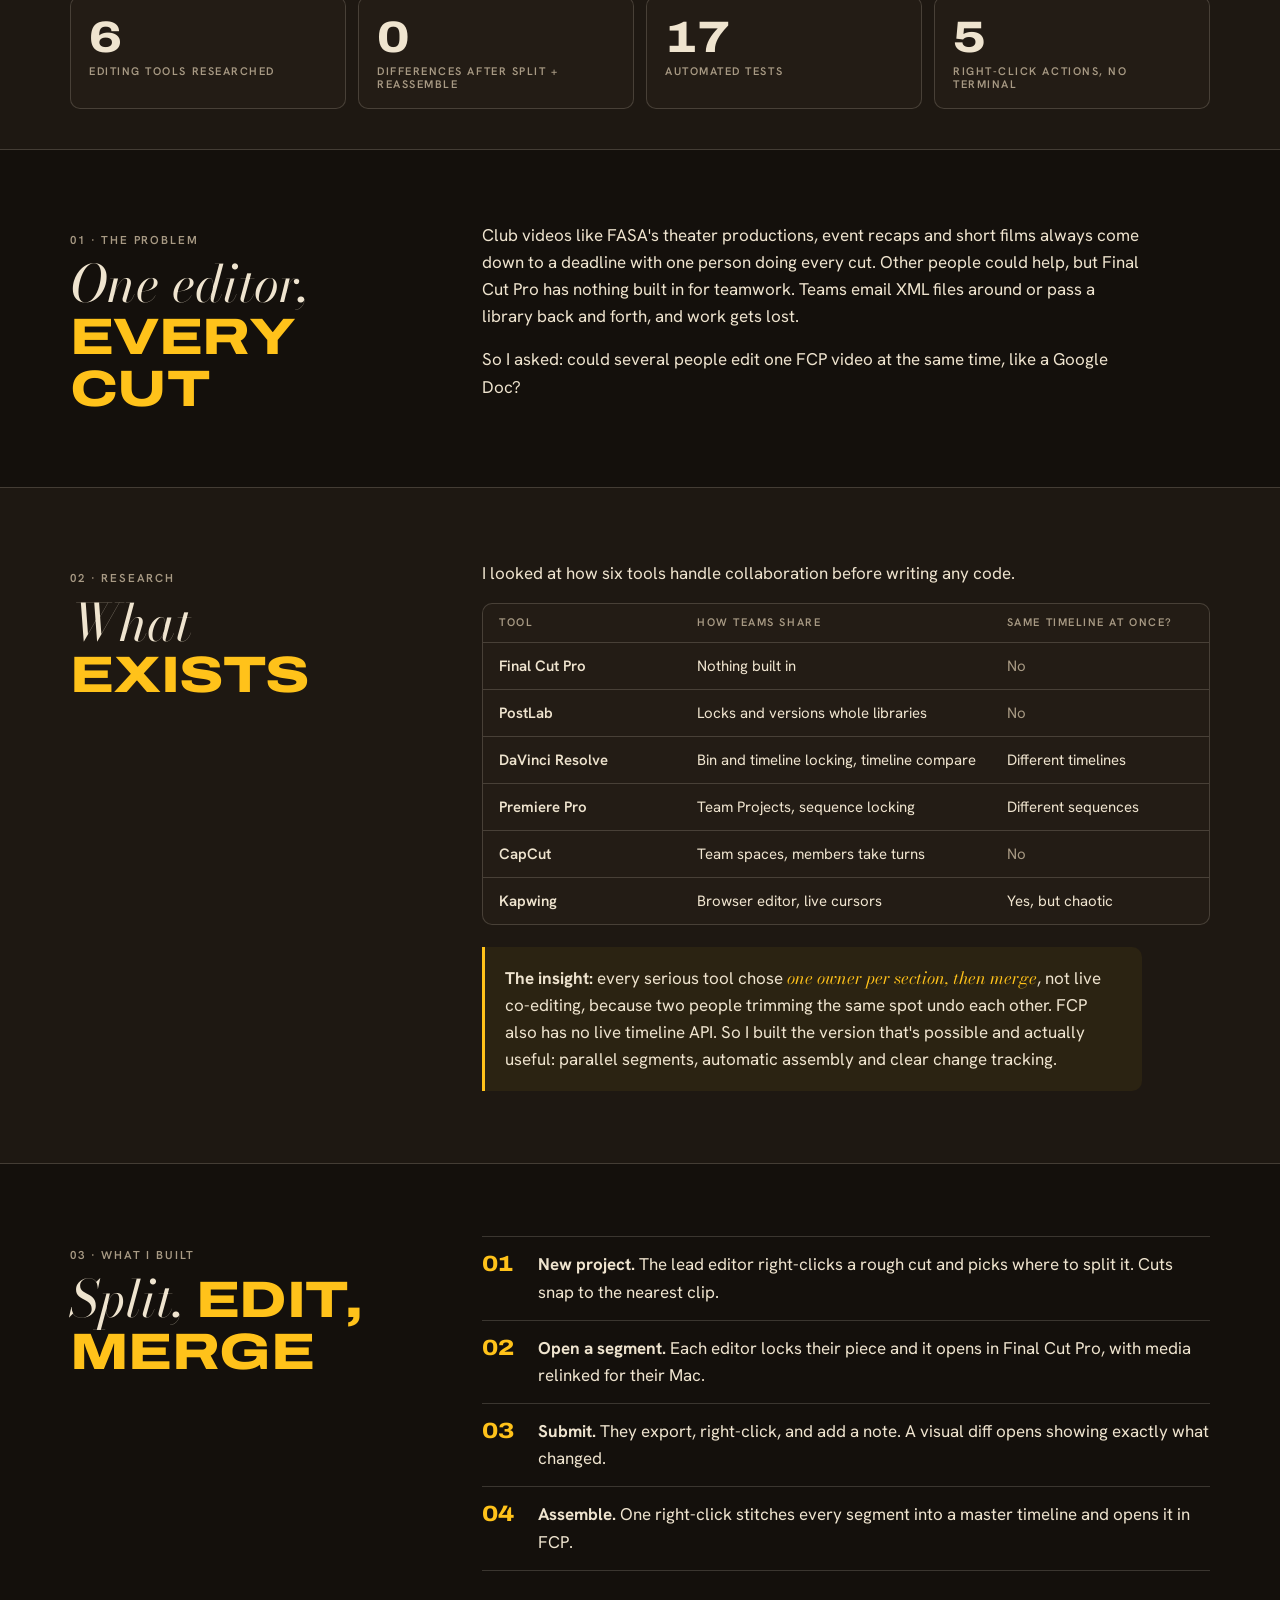
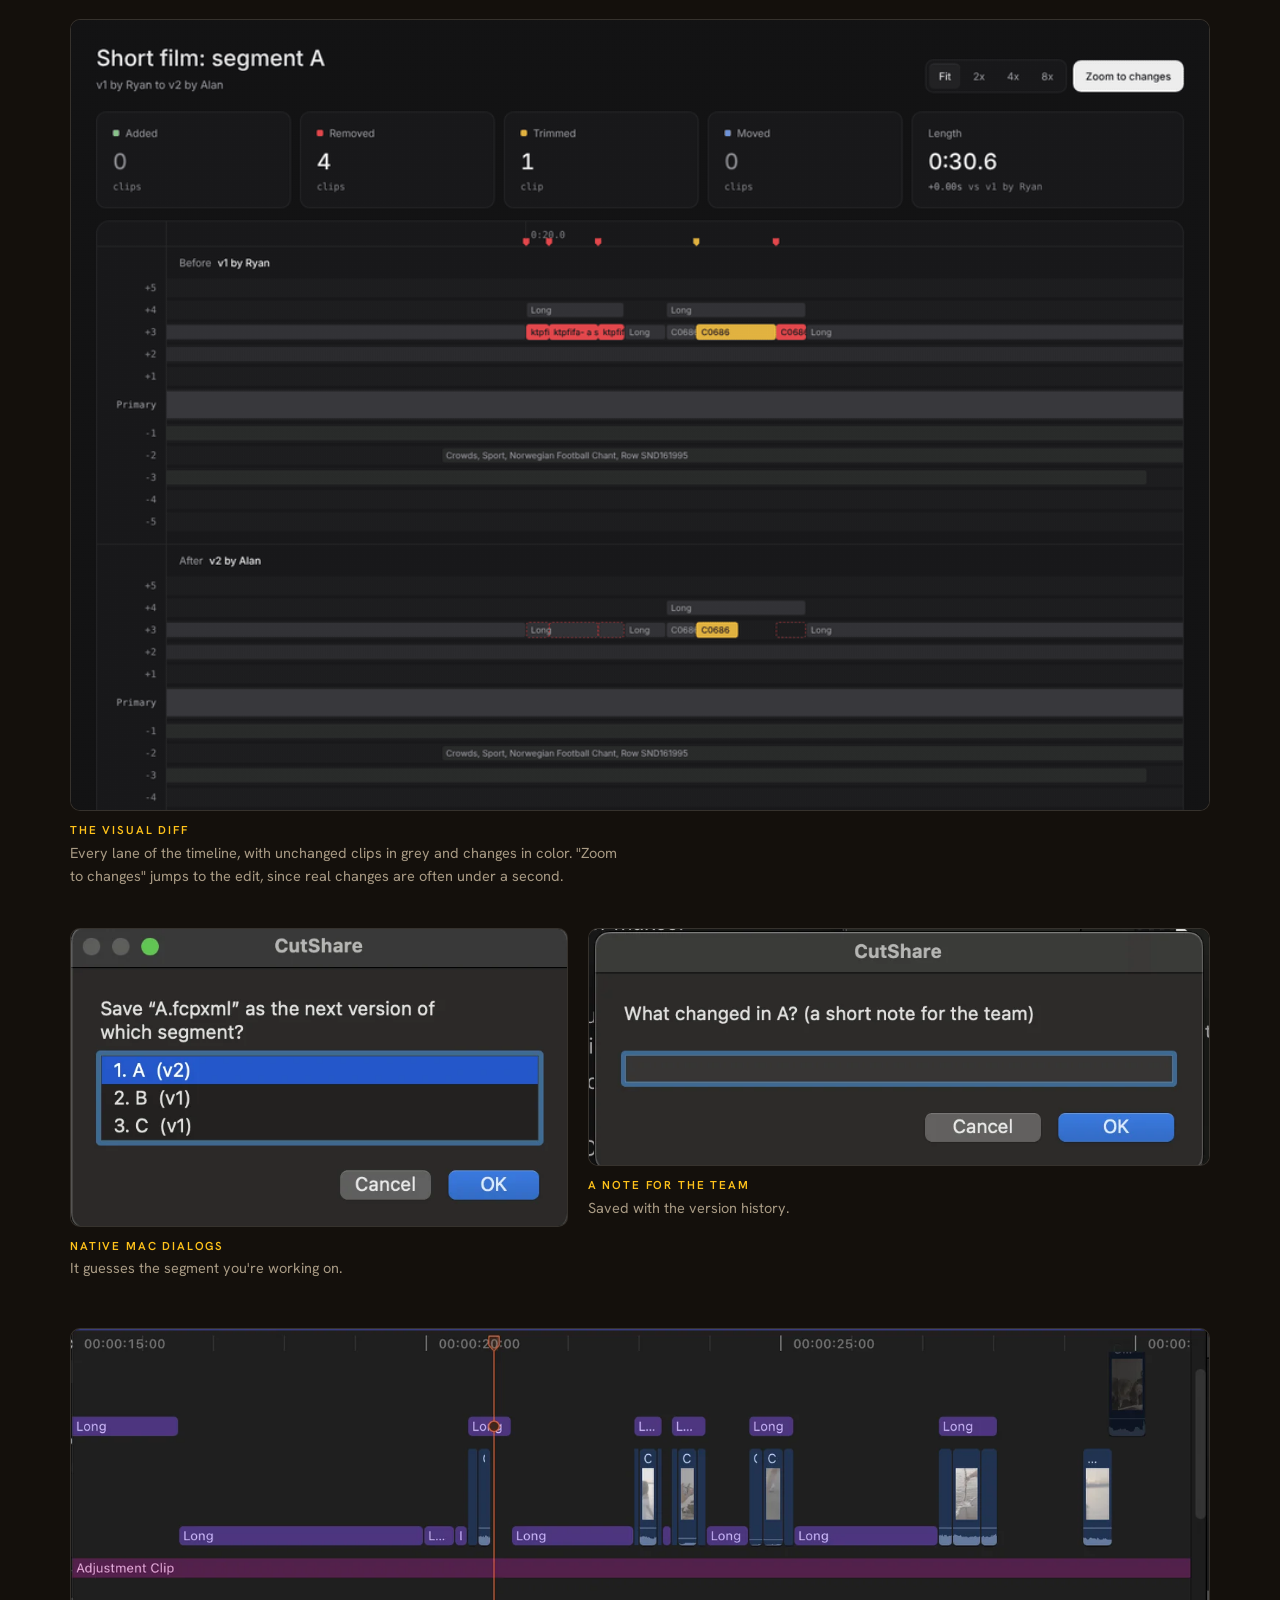
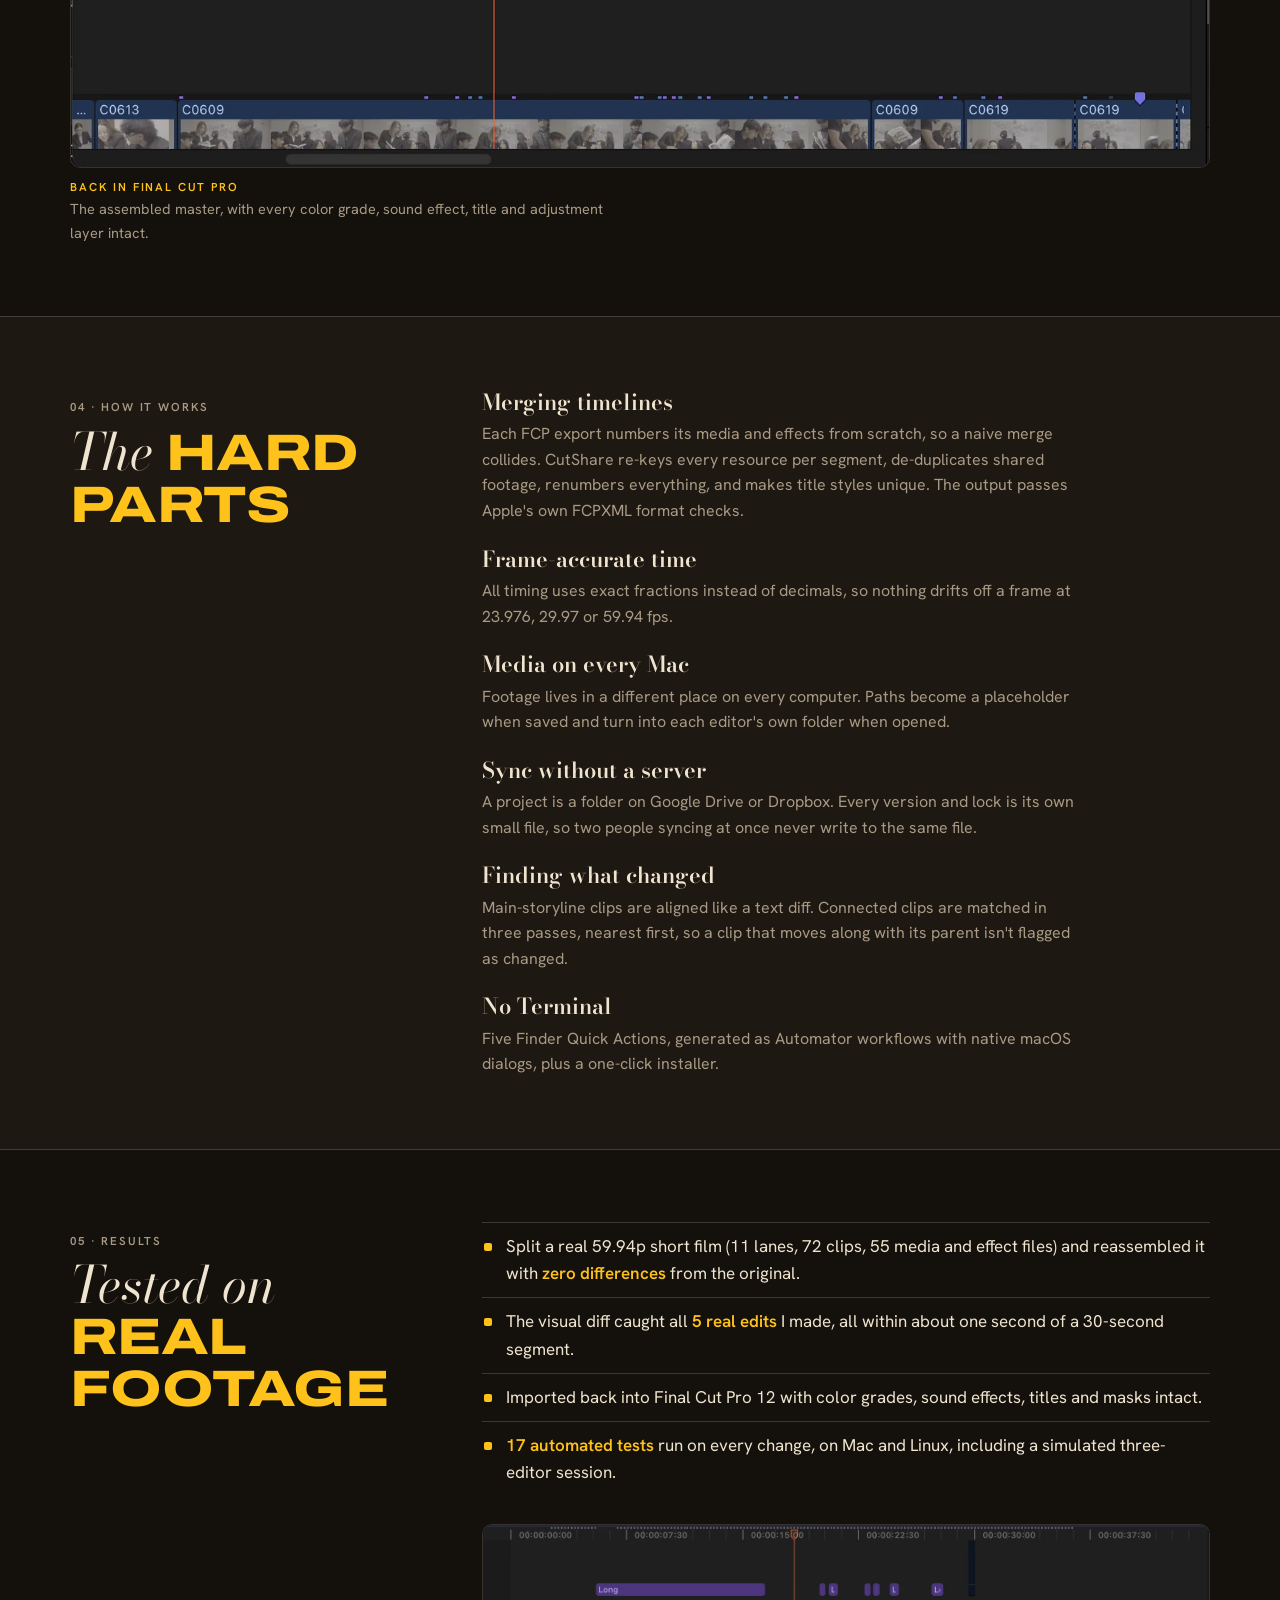
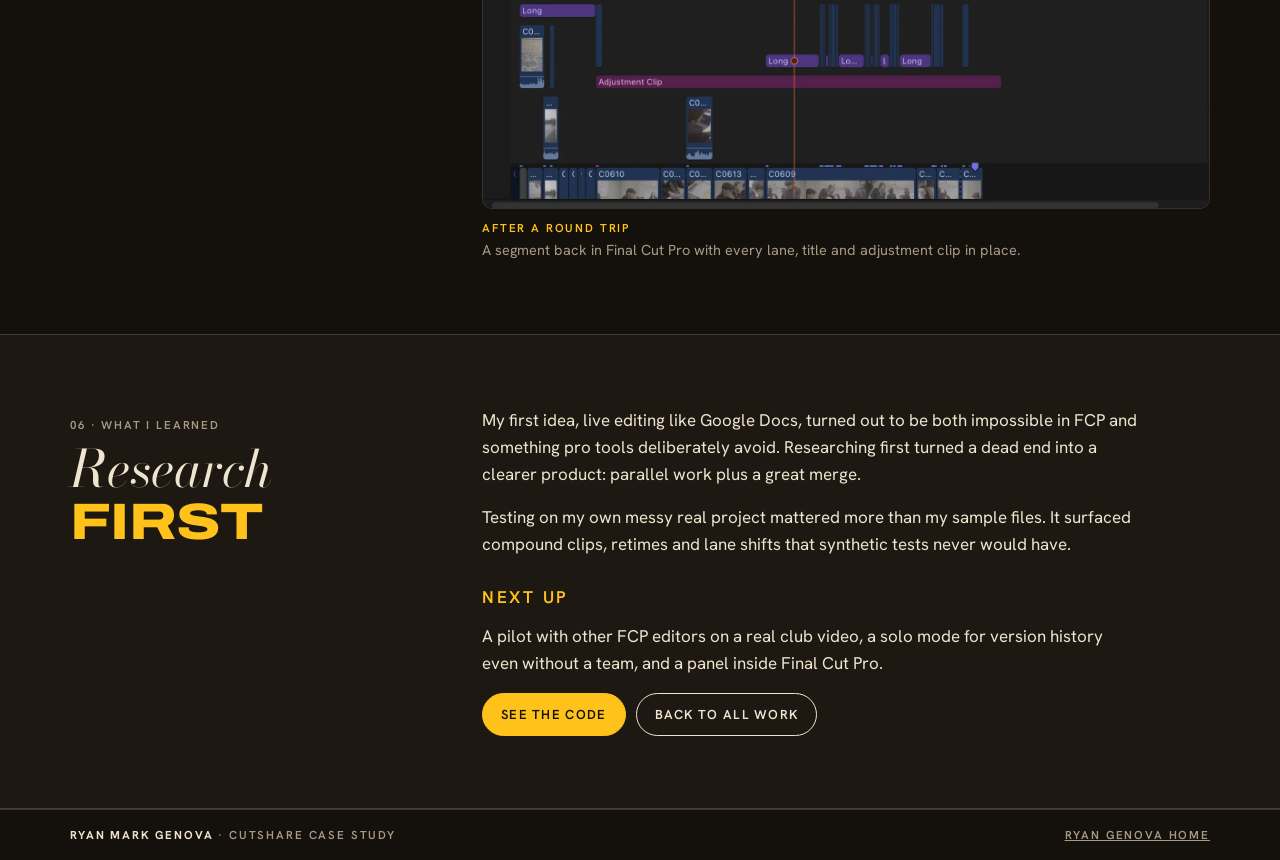
<file: projects/cutshare.html>
<!doctype html>
<html lang="en">
<head>
<meta charset="utf-8">
<meta name="viewport" content="width=device-width, initial-scale=1, viewport-fit=cover">
<title>CutShare: Parallel Editing for Final Cut Pro · Ryan Genova</title>
<meta name="description" content="CutShare lets several editors cut one Final Cut Pro video at the same time and merges their work automatically, with a visual diff of every change.">
<meta property="og:title" content="CutShare: Parallel Editing for Final Cut Pro">
<meta property="og:description" content="Final Cut Pro has no way for two editors to work on one project, so I built one.">
<meta property="og:image" content="../assets/cutshare/cutshare-og.jpg">
<link rel="preconnect" href="https://fonts.googleapis.com">
<link rel="preconnect" href="https://fonts.gstatic.com" crossorigin>
<link rel="stylesheet" href="https://fonts.googleapis.com/css2?family=Archivo:wdth,wght@62..125,400..900&family=Bodoni+Moda:ital,opsz,wght@0,6..96,400..700;1,6..96,400..700&family=Hanken+Grotesk:wght@400;500;600&family=Pinyon+Script&display=swap">
<link rel="stylesheet" href="../style.css?v=3">
</head>
<body class="case">
<div class="grain" aria-hidden="true"></div>

<header class="topbar">
  <div class="wrap topbar-in">
    <a class="brand" href="../index.html">RYAN MARK GENOVA</a>
    <nav class="toplinks" aria-label="Sections">
      <a href="#problem">Problem</a><a href="#build">Build</a><a href="#how">How it works</a><a href="#results">Results</a>
    </nav>
    <a class="pill back-link" href="../index.html#work">← All work</a>
  </div>
</header>

<main>
  <!-- intro -->
  <section class="cs-hero">
    <div class="wrap">
      <p class="label">Case study · Nov 2026 · Personal project</p>
      <h1 class="cs-title"><span class="wide">CutShare</span></h1>
      <p class="cs-sub"><span class="serif">Parallel editing for Final Cut Pro</span></p>
      <p class="lede">Final Cut Pro has no way for two editors to work on one project. I built a tool that splits a video into segments, lets several people cut their own segment at the same time, and stitches everyone's work back into one timeline with a right-click. Every change shows up on a visual diff.</p>
      <div class="cs-meta">
        <div><span class="label">Role</span><p>Solo: research, design, code, testing</p></div>
        <div><span class="label">Built with</span><p>Python, FCPXML, AppleScript, Automator, HTML/CSS/JS, GitHub Actions</p></div>
        <div><span class="label">Tested on</span><p>A real 59.94p short film in Final Cut Pro 12</p></div>
      </div>
      <div class="ctas">
        <a class="btn solid" href="https://github.com/ryanmarkgenova/cutshare" target="_blank" rel="noopener">Code on GitHub</a>
        <a class="btn" href="https://github.com/ryanmarkgenova/cutshare/blob/main/docs/DESIGN.md" target="_blank" rel="noopener">Design doc</a>
      </div>
    </div>
    <div class="wrap">
      <figure class="cs-shot hero-shot">
        <img src="../assets/cutshare/diff-zoomed.webp" width="1600" height="1111" alt="CutShare's visual diff: removed clips in red and a trimmed clip in amber, before and after">
      </figure>
    </div>
  </section>

  <!-- numbers -->
  <section class="cs-band">
    <div class="wrap">
      <div class="kpis">
        <div class="kpi"><b>6</b><span>Editing tools researched</span></div>
        <div class="kpi"><b>0</b><span>Differences after split + reassemble</span></div>
        <div class="kpi"><b>17</b><span>Automated tests</span></div>
        <div class="kpi"><b>5</b><span>Right-click actions, no Terminal</span></div>
      </div>
    </div>
  </section>

  <!-- problem -->
  <section id="problem">
    <div class="wrap cs-grid">
      <div>
        <p class="label">01 · The problem</p>
        <h2><span class="serif">One editor,</span> <span class="wide">every cut</span></h2>
      </div>
      <div class="cs-body">
        <p>Club videos like FASA's theater productions, event recaps and short films always come down to a deadline with one person doing every cut. Other people could help, but Final Cut Pro has nothing built in for teamwork. Teams email XML files around or pass a library back and forth, and work gets lost.</p>
        <p>So I asked: could several people edit one FCP video at the same time, like a Google Doc?</p>
      </div>
    </div>
  </section>

  <!-- research -->
  <section class="cs-alt">
    <div class="wrap cs-grid">
      <div>
        <p class="label">02 · Research</p>
        <h2><span class="serif">What</span> <span class="wide">exists</span></h2>
      </div>
      <div class="cs-body">
        <p>I looked at how six tools handle collaboration before writing any code.</p>
        <div class="cs-table" role="table" aria-label="Collaboration in video editors">
          <div class="row head" role="row"><span role="columnheader">Tool</span><span role="columnheader">How teams share</span><span role="columnheader">Same timeline at once?</span></div>
          <div class="row" role="row"><span>Final Cut Pro</span><span>Nothing built in</span><span class="no">No</span></div>
          <div class="row" role="row"><span>PostLab</span><span>Locks and versions whole libraries</span><span class="no">No</span></div>
          <div class="row" role="row"><span>DaVinci Resolve</span><span>Bin and timeline locking, timeline compare</span><span>Different timelines</span></div>
          <div class="row" role="row"><span>Premiere Pro</span><span>Team Projects, sequence locking</span><span>Different sequences</span></div>
          <div class="row" role="row"><span>CapCut</span><span>Team spaces, members take turns</span><span class="no">No</span></div>
          <div class="row" role="row"><span>Kapwing</span><span>Browser editor, live cursors</span><span>Yes, but chaotic</span></div>
        </div>
        <p class="cs-callout"><b>The insight:</b> every serious tool chose <em>one owner per section, then merge</em>, not live co-editing, because two people trimming the same spot undo each other. FCP also has no live timeline API. So I built the version that's possible and actually useful: parallel segments, automatic assembly and clear change tracking.</p>
      </div>
    </div>
  </section>

  <!-- build -->
  <section id="build">
    <div class="wrap">
      <div class="cs-grid">
        <div>
          <p class="label">03 · What I built</p>
          <h2><span class="serif">Split,</span> <span class="wide">edit, merge</span></h2>
        </div>
        <div class="cs-body">
          <ol class="cs-steps">
            <li><b>New project.</b> The lead editor right-clicks a rough cut and picks where to split it. Cuts snap to the nearest clip.</li>
            <li><b>Open a segment.</b> Each editor locks their piece and it opens in Final Cut Pro, with media relinked for their Mac.</li>
            <li><b>Submit.</b> They export, right-click, and add a note. A visual diff opens showing exactly what changed.</li>
            <li><b>Assemble.</b> One right-click stitches every segment into a master timeline and opens it in FCP.</li>
          </ol>
        </div>
      </div>

      <figure class="cs-shot wide-shot">
        <img src="../assets/cutshare/demo-zoom.gif" width="960" height="667" loading="lazy" alt="The visual diff zooming into four removed clips and one trimmed clip">
        <figcaption><span class="label">The visual diff</span> Every lane of the timeline, with unchanged clips in grey and changes in color. "Zoom to changes" jumps to the edit, since real changes are often under a second.</figcaption>
      </figure>

      <div class="cs-pair">
        <figure class="cs-shot">
          <img src="../assets/cutshare/dialog-segment.webp" width="678" height="406" loading="lazy" alt="Dialog asking which segment to save a file as">
          <figcaption><span class="label">Native Mac dialogs</span> It guesses the segment you're working on.</figcaption>
        </figure>
        <figure class="cs-shot">
          <img src="../assets/cutshare/dialog-note.webp" width="856" height="326" loading="lazy" alt="Dialog asking for a short note about what changed">
          <figcaption><span class="label">A note for the team</span> Saved with the version history.</figcaption>
        </figure>
      </div>

      <figure class="cs-shot wide-shot">
        <img src="../assets/cutshare/fcp-master.webp" width="1600" height="616" loading="lazy" alt="Assembled master timeline in Final Cut Pro with titles, adjustment layer and connected clips">
        <figcaption><span class="label">Back in Final Cut Pro</span> The assembled master, with every color grade, sound effect, title and adjustment layer intact.</figcaption>
      </figure>
    </div>
  </section>

  <!-- how -->
  <section id="how" class="cs-alt">
    <div class="wrap cs-grid">
      <div>
        <p class="label">04 · How it works</p>
        <h2><span class="serif">The</span> <span class="wide">hard parts</span></h2>
      </div>
      <div class="cs-body">
        <dl class="cs-list">
          <dt>Merging timelines</dt>
          <dd>Each FCP export numbers its media and effects from scratch, so a naive merge collides. CutShare re-keys every resource per segment, de-duplicates shared footage, renumbers everything, and makes title styles unique. The output passes Apple's own FCPXML format checks.</dd>
          <dt>Frame-accurate time</dt>
          <dd>All timing uses exact fractions instead of decimals, so nothing drifts off a frame at 23.976, 29.97 or 59.94 fps.</dd>
          <dt>Media on every Mac</dt>
          <dd>Footage lives in a different place on every computer. Paths become a placeholder when saved and turn into each editor's own folder when opened.</dd>
          <dt>Sync without a server</dt>
          <dd>A project is a folder on Google Drive or Dropbox. Every version and lock is its own small file, so two people syncing at once never write to the same file.</dd>
          <dt>Finding what changed</dt>
          <dd>Main-storyline clips are aligned like a text diff. Connected clips are matched in three passes, nearest first, so a clip that moves along with its parent isn't flagged as changed.</dd>
          <dt>No Terminal</dt>
          <dd>Five Finder Quick Actions, generated as Automator workflows with native macOS dialogs, plus a one-click installer.</dd>
        </dl>
      </div>
    </div>
  </section>

  <!-- results -->
  <section id="results">
    <div class="wrap cs-grid">
      <div>
        <p class="label">05 · Results</p>
        <h2><span class="serif">Tested on</span> <span class="wide">real footage</span></h2>
      </div>
      <div class="cs-body">
        <ul class="cs-bullets">
          <li>Split a real 59.94p short film (11 lanes, 72 clips, 55 media and effect files) and reassembled it with <b>zero differences</b> from the original.</li>
          <li>The visual diff caught all <b>5 real edits</b> I made, all within about one second of a 30-second segment.</li>
          <li>Imported back into Final Cut Pro 12 with color grades, sound effects, titles and masks intact.</li>
          <li><b>17 automated tests</b> run on every change, on Mac and Linux, including a simulated three-editor session.</li>
        </ul>
        <figure class="cs-shot">
          <img src="../assets/cutshare/fcp-segment.webp" width="1600" height="622" loading="lazy" alt="A segment back in Final Cut Pro after a round trip through CutShare">
          <figcaption><span class="label">After a round trip</span> A segment back in Final Cut Pro with every lane, title and adjustment clip in place.</figcaption>
        </figure>
      </div>
    </div>
  </section>

  <!-- learned -->
  <section class="cs-alt">
    <div class="wrap cs-grid">
      <div>
        <p class="label">06 · What I learned</p>
        <h2><span class="serif">Research</span> <span class="wide">first</span></h2>
      </div>
      <div class="cs-body">
        <p>My first idea, live editing like Google Docs, turned out to be both impossible in FCP and something pro tools deliberately avoid. Researching first turned a dead end into a clearer product: parallel work plus a great merge.</p>
        <p>Testing on my own messy real project mattered more than my sample files. It surfaced compound clips, retimes and lane shifts that synthetic tests never would have.</p>
        <p class="label next-label">Next up</p>
        <p>A pilot with other FCP editors on a real club video, a solo mode for version history even without a team, and a panel inside Final Cut Pro.</p>
        <div class="ctas">
          <a class="btn solid" href="https://github.com/ryanmarkgenova/cutshare" target="_blank" rel="noopener">See the code</a>
          <a class="btn" href="../index.html#work">Back to all work</a>
        </div>
      </div>
    </div>
  </section>
</main>

<footer class="bottombar">
  <div class="wrap bottom-in"><span class="label"><b>Ryan Mark Genova</b> · CutShare case study</span><a class="label" href="../index.html">ryan genova home</a></div>
</footer>
</body>
</html>
</file>
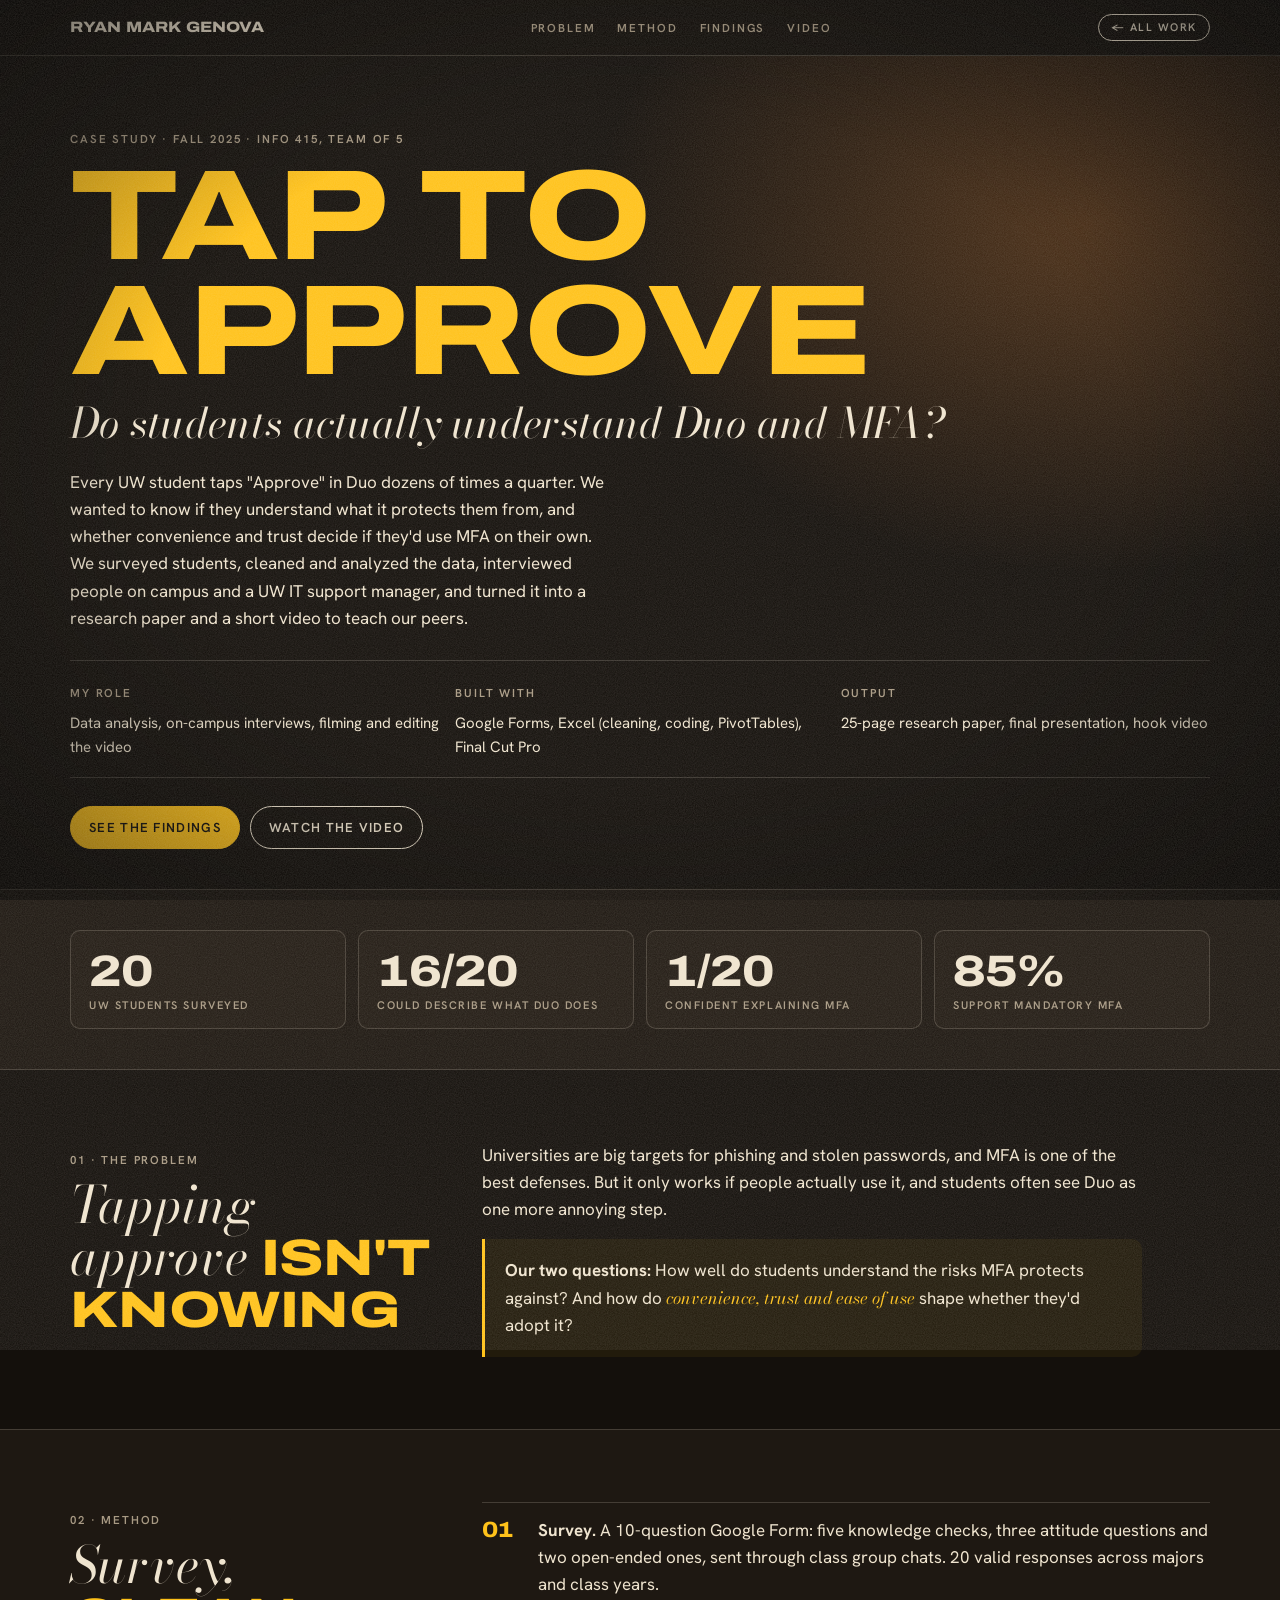
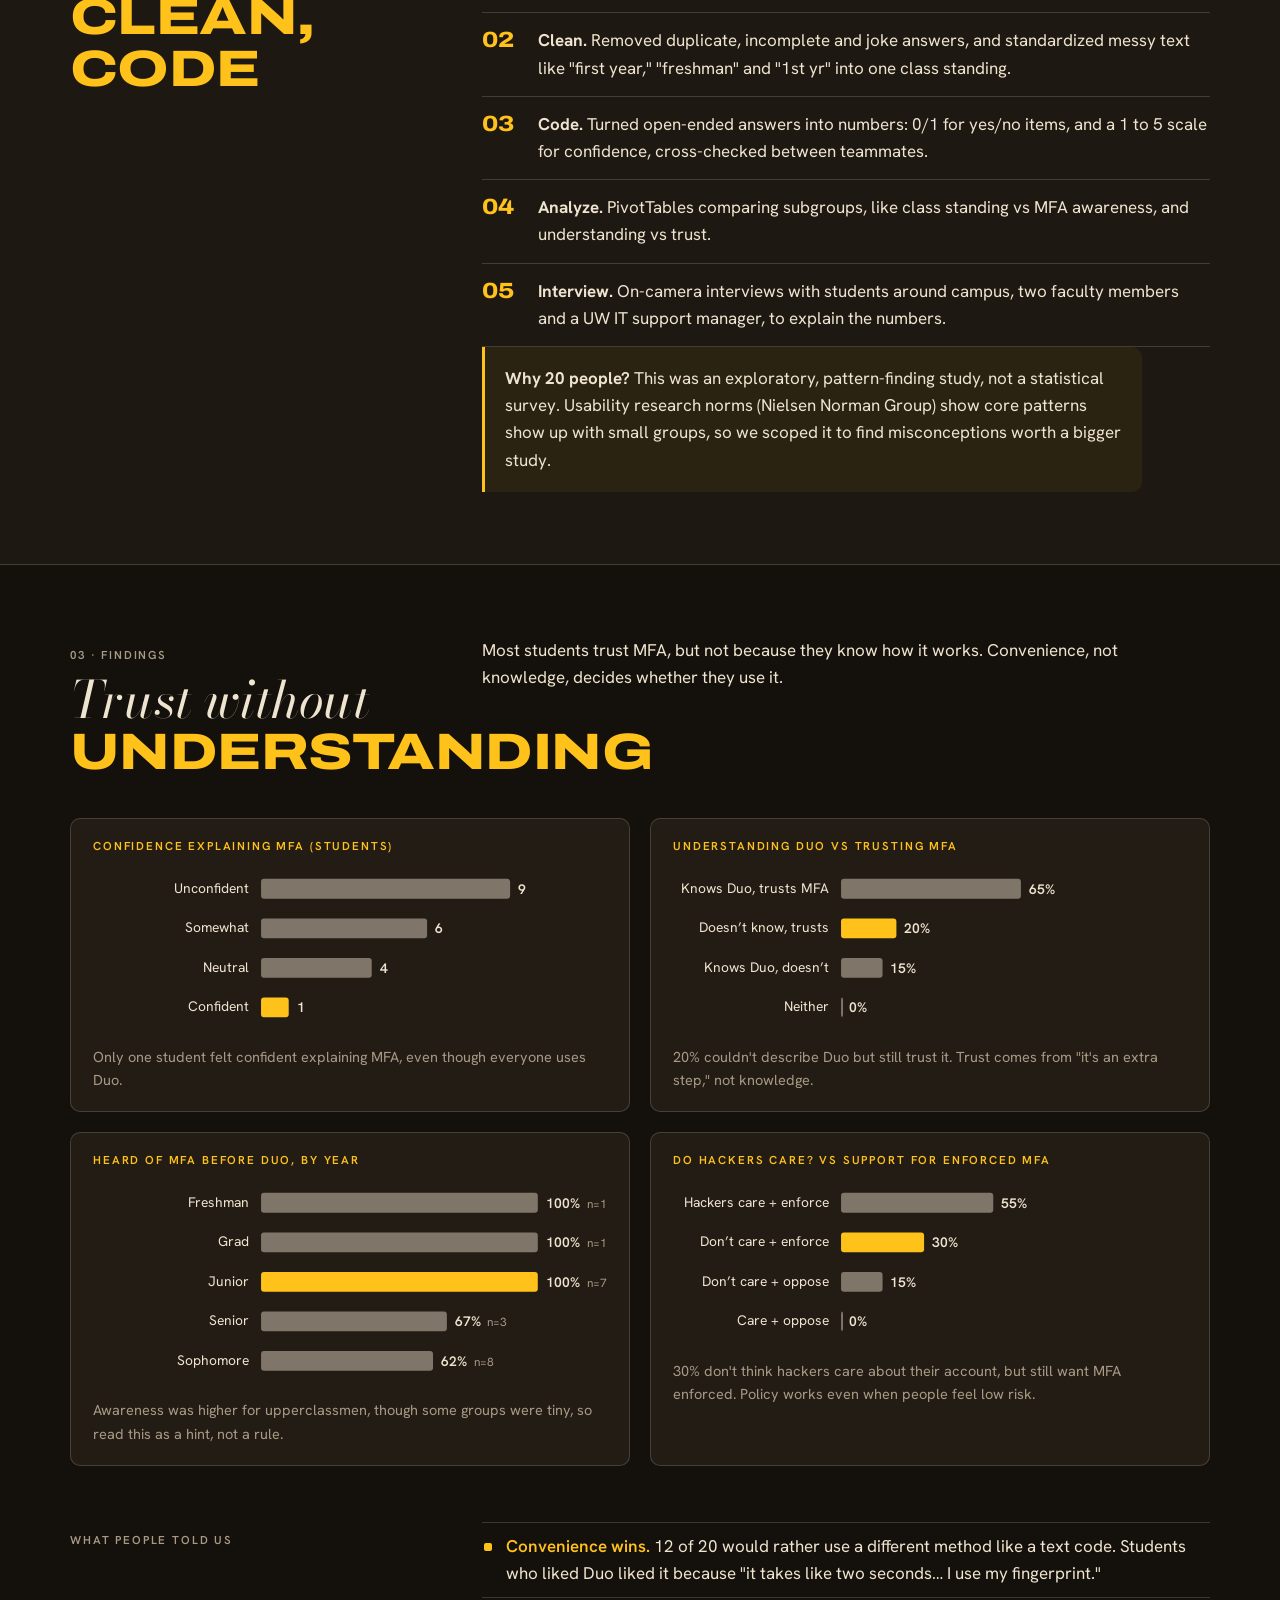
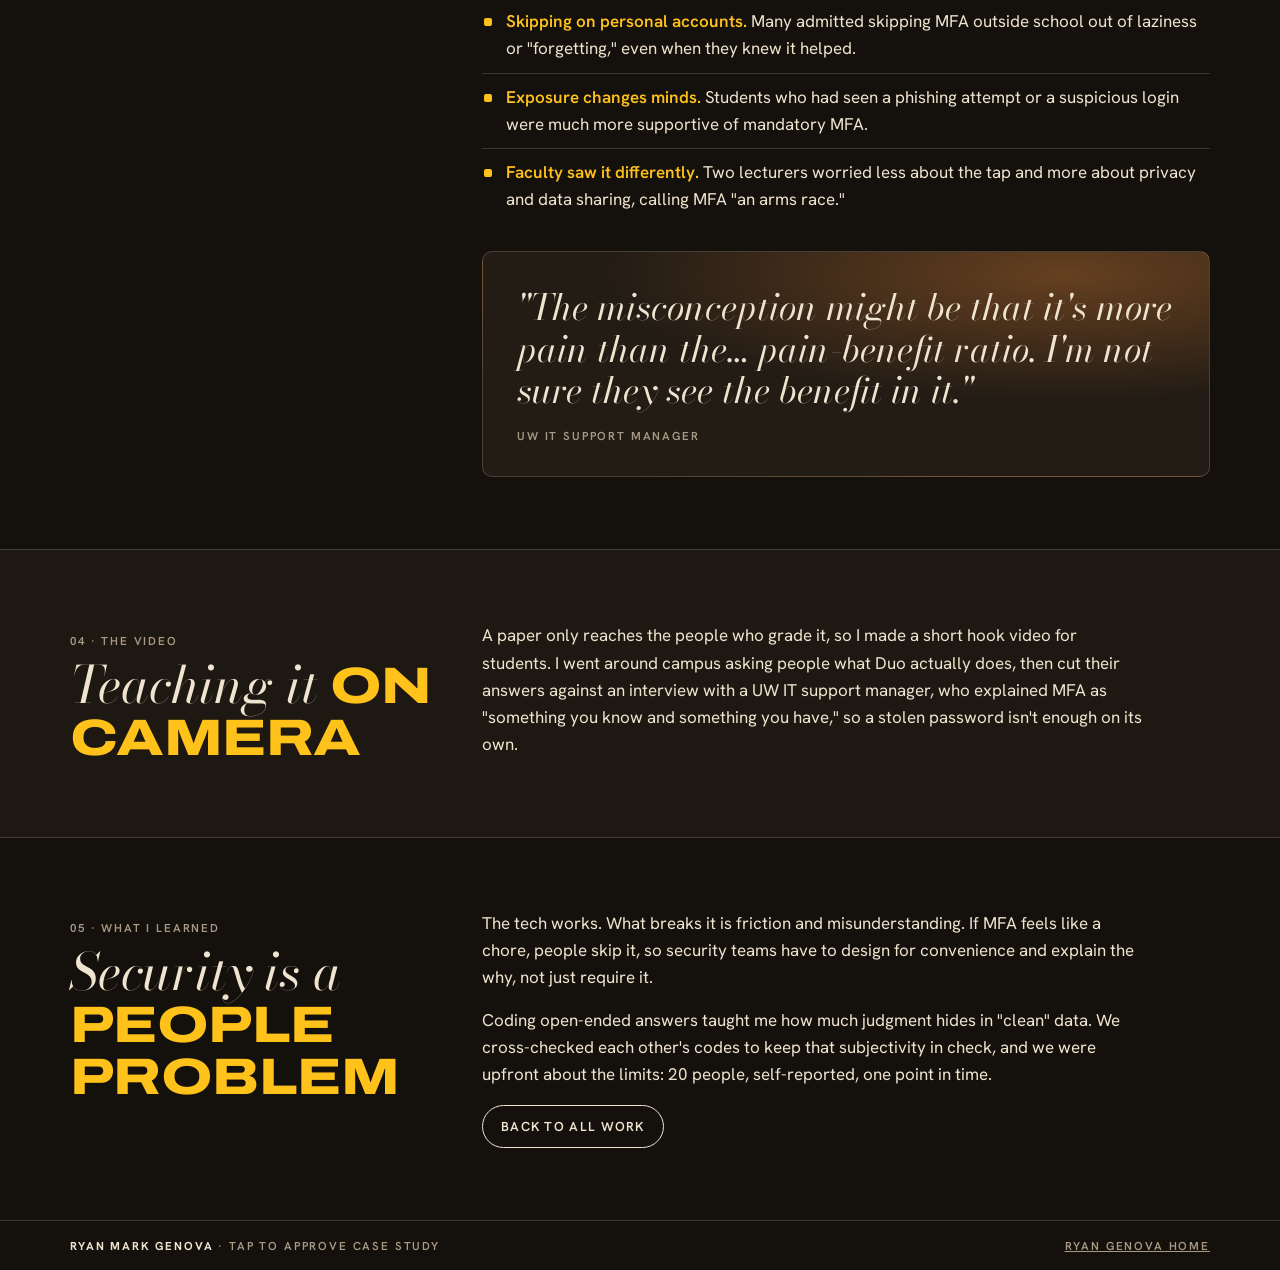
<file: projects/duo.html>
<!doctype html>
<html lang="en">
<head>
<meta charset="utf-8">
<meta name="viewport" content="width=device-width, initial-scale=1, viewport-fit=cover">
<title>Tap to Approve: Do Students Understand MFA? · Ryan Genova</title>
<meta name="description" content="A mixed-methods study of how UW students understand Duo and multifactor authentication: survey, data cleaning, analysis, interviews and a short video.">
<meta property="og:title" content="Tap to Approve: Do students actually understand MFA?">
<meta property="og:description" content="Only 1 of 20 UW students felt confident explaining MFA. A cybersecurity study with survey data, interviews and video.">
<link rel="preconnect" href="https://fonts.googleapis.com">
<link rel="preconnect" href="https://fonts.gstatic.com" crossorigin>
<link rel="stylesheet" href="https://fonts.googleapis.com/css2?family=Archivo:wdth,wght@62..125,400..900&family=Bodoni+Moda:ital,opsz,wght@0,6..96,400..700;1,6..96,400..700&family=Hanken+Grotesk:wght@400;500;600&family=Pinyon+Script&display=swap">
<link rel="stylesheet" href="../style.css?v=5">
</head>
<body class="case">
<div class="grain" aria-hidden="true"></div>

<header class="topbar">
  <div class="wrap topbar-in">
    <a class="brand" href="../index.html">RYAN MARK GENOVA</a>
    <nav class="toplinks" aria-label="Sections">
      <a href="#problem">Problem</a><a href="#method">Method</a><a href="#findings">Findings</a><a href="#video">Video</a>
    </nav>
    <a class="pill back-link" href="../index.html#work">← All work</a>
  </div>
</header>

<main>
  <section class="cs-hero">
    <div class="wrap">
      <p class="label">Case study · Fall 2025 · INFO 415, team of 5</p>
      <h1 class="cs-title"><span class="wide">Tap to Approve</span></h1>
      <p class="cs-sub"><span class="serif">Do students actually understand Duo and MFA?</span></p>
      <p class="lede">Every UW student taps "Approve" in Duo dozens of times a quarter. We wanted to know if they understand what it protects them from, and whether convenience and trust decide if they'd use MFA on their own. We surveyed students, cleaned and analyzed the data, interviewed people on campus and a UW IT support manager, and turned it into a research paper and a short video to teach our peers.</p>
      <div class="cs-meta">
        <div><span class="label">My role</span><p>Data analysis, on-campus interviews, filming and editing the video</p></div>
        <div><span class="label">Built with</span><p>Google Forms, Excel (cleaning, coding, PivotTables), Final Cut Pro</p></div>
        <div><span class="label">Output</span><p>25-page research paper, final presentation, hook video</p></div>
      </div>
      <div class="ctas">
        <a class="btn solid" href="#findings">See the findings</a>
        <a class="btn" href="#video">Watch the video</a>
      </div>
    </div>
  </section>

  <section class="cs-band">
    <div class="wrap">
      <div class="kpis">
        <div class="kpi"><b>20</b><span>UW students surveyed</span></div>
        <div class="kpi"><b>16/20</b><span>Could describe what Duo does</span></div>
        <div class="kpi"><b>1/20</b><span>Confident explaining MFA</span></div>
        <div class="kpi"><b>85%</b><span>Support mandatory MFA</span></div>
      </div>
    </div>
  </section>

  <section id="problem">
    <div class="wrap cs-grid">
      <div>
        <p class="label">01 · The problem</p>
        <h2><span class="serif">Tapping approve</span> <span class="wide">isn't knowing</span></h2>
      </div>
      <div class="cs-body">
        <p>Universities are big targets for phishing and stolen passwords, and MFA is one of the best defenses. But it only works if people actually use it, and students often see Duo as one more annoying step.</p>
        <p class="cs-callout"><b>Our two questions:</b> How well do students understand the risks MFA protects against? And how do <em>convenience, trust and ease of use</em> shape whether they'd adopt it?</p>
      </div>
    </div>
  </section>

  <section id="method" class="cs-alt">
    <div class="wrap cs-grid">
      <div>
        <p class="label">02 · Method</p>
        <h2><span class="serif">Survey,</span> <span class="wide">clean, code</span></h2>
      </div>
      <div class="cs-body">
        <ol class="cs-steps">
          <li><b>Survey.</b> A 10-question Google Form: five knowledge checks, three attitude questions and two open-ended ones, sent through class group chats. 20 valid responses across majors and class years.</li>
          <li><b>Clean.</b> Removed duplicate, incomplete and joke answers, and standardized messy text like "first year," "freshman" and "1st yr" into one class standing.</li>
          <li><b>Code.</b> Turned open-ended answers into numbers: 0/1 for yes/no items, and a 1 to 5 scale for confidence, cross-checked between teammates.</li>
          <li><b>Analyze.</b> PivotTables comparing subgroups, like class standing vs MFA awareness, and understanding vs trust.</li>
          <li><b>Interview.</b> On-camera interviews with students around campus, two faculty members and a UW IT support manager, to explain the numbers.</li>
        </ol>
        <p class="cs-callout"><b>Why 20 people?</b> This was an exploratory, pattern-finding study, not a statistical survey. Usability research norms (Nielsen Norman Group) show core patterns show up with small groups, so we scoped it to find misconceptions worth a bigger study.</p>
      </div>
    </div>
  </section>

  <section id="findings">
    <div class="wrap">
      <div class="cs-grid">
        <div>
          <p class="label">03 · Findings</p>
          <h2><span class="serif">Trust without</span> <span class="wide">understanding</span></h2>
        </div>
        <div class="cs-body">
          <p>Most students trust MFA, but not because they know how it works. Convenience, not knowledge, decides whether they use it.</p>
        </div>
      </div>
      <div class="cs-charts">
        <figure class="chart-card"><p class="label">Confidence explaining MFA (students)</p><svg viewBox="0 0 520 170" width="100%" role="img" font-family="Hanken Grotesk,Helvetica,Arial,sans-serif"><text x="158" y="26" text-anchor="end" fill="#EFE4CF" font-size="14">Unconfident</text><rect x="170" y="12" width="252" height="20" rx="3" fill="rgba(239,228,207,.45)"/><text x="430" y="27" fill="#EFE4CF" font-size="14" font-weight="600">9</text><text x="158" y="66" text-anchor="end" fill="#EFE4CF" font-size="14">Somewhat</text><rect x="170" y="52" width="168" height="20" rx="3" fill="rgba(239,228,207,.45)"/><text x="346" y="67" fill="#EFE4CF" font-size="14" font-weight="600">6</text><text x="158" y="106" text-anchor="end" fill="#EFE4CF" font-size="14">Neutral</text><rect x="170" y="92" width="112" height="20" rx="3" fill="rgba(239,228,207,.45)"/><text x="290" y="107" fill="#EFE4CF" font-size="14" font-weight="600">4</text><text x="158" y="146" text-anchor="end" fill="#EFE4CF" font-size="14">Confident</text><rect x="170" y="132" width="28" height="20" rx="3" fill="#FFC21A"/><text x="206" y="147" fill="#EFE4CF" font-size="14" font-weight="600">1</text></svg><figcaption>Only one student felt confident explaining MFA, even though everyone uses Duo.</figcaption></figure>
        <figure class="chart-card"><p class="label">Understanding Duo vs trusting MFA</p><svg viewBox="0 0 520 170" width="100%" role="img" font-family="Hanken Grotesk,Helvetica,Arial,sans-serif"><text x="158" y="26" text-anchor="end" fill="#EFE4CF" font-size="14">Knows Duo, trusts MFA</text><rect x="170" y="12" width="182" height="20" rx="3" fill="rgba(239,228,207,.45)"/><text x="360" y="27" fill="#EFE4CF" font-size="14" font-weight="600">65%</text><text x="158" y="66" text-anchor="end" fill="#EFE4CF" font-size="14">Doesn’t know, trusts</text><rect x="170" y="52" width="56" height="20" rx="3" fill="#FFC21A"/><text x="234" y="67" fill="#EFE4CF" font-size="14" font-weight="600">20%</text><text x="158" y="106" text-anchor="end" fill="#EFE4CF" font-size="14">Knows Duo, doesn’t</text><rect x="170" y="92" width="42" height="20" rx="3" fill="rgba(239,228,207,.45)"/><text x="220" y="107" fill="#EFE4CF" font-size="14" font-weight="600">15%</text><text x="158" y="146" text-anchor="end" fill="#EFE4CF" font-size="14">Neither</text><rect x="170" y="132" width="2" height="20" rx="3" fill="rgba(239,228,207,.45)"/><text x="178" y="147" fill="#EFE4CF" font-size="14" font-weight="600">0%</text></svg><figcaption>20% couldn't describe Duo but still trust it. Trust comes from "it's an extra step," not knowledge.</figcaption></figure>
        <figure class="chart-card"><p class="label">Heard of MFA before Duo, by year</p><svg viewBox="0 0 520 210" width="100%" role="img" font-family="Hanken Grotesk,Helvetica,Arial,sans-serif"><text x="158" y="26" text-anchor="end" fill="#EFE4CF" font-size="14">Freshman</text><rect x="170" y="12" width="280" height="20" rx="3" fill="rgba(239,228,207,.45)"/><text x="458" y="27" fill="#EFE4CF" font-size="14" font-weight="600">100%</text><text x="500" y="27" fill="#A89A84" font-size="12">n=1</text><text x="158" y="66" text-anchor="end" fill="#EFE4CF" font-size="14">Grad</text><rect x="170" y="52" width="280" height="20" rx="3" fill="rgba(239,228,207,.45)"/><text x="458" y="67" fill="#EFE4CF" font-size="14" font-weight="600">100%</text><text x="500" y="67" fill="#A89A84" font-size="12">n=1</text><text x="158" y="106" text-anchor="end" fill="#EFE4CF" font-size="14">Junior</text><rect x="170" y="92" width="280" height="20" rx="3" fill="#FFC21A"/><text x="458" y="107" fill="#EFE4CF" font-size="14" font-weight="600">100%</text><text x="500" y="107" fill="#A89A84" font-size="12">n=7</text><text x="158" y="146" text-anchor="end" fill="#EFE4CF" font-size="14">Senior</text><rect x="170" y="132" width="188" height="20" rx="3" fill="rgba(239,228,207,.45)"/><text x="366" y="147" fill="#EFE4CF" font-size="14" font-weight="600">67%</text><text x="399" y="147" fill="#A89A84" font-size="12">n=3</text><text x="158" y="186" text-anchor="end" fill="#EFE4CF" font-size="14">Sophomore</text><rect x="170" y="172" width="174" height="20" rx="3" fill="rgba(239,228,207,.45)"/><text x="352" y="187" fill="#EFE4CF" font-size="14" font-weight="600">62%</text><text x="385" y="187" fill="#A89A84" font-size="12">n=8</text></svg><figcaption>Awareness was higher for upperclassmen, though some groups were tiny, so read this as a hint, not a rule.</figcaption></figure>
        <figure class="chart-card"><p class="label">Do hackers care? vs support for enforced MFA</p><svg viewBox="0 0 520 170" width="100%" role="img" font-family="Hanken Grotesk,Helvetica,Arial,sans-serif"><text x="158" y="26" text-anchor="end" fill="#EFE4CF" font-size="14">Hackers care + enforce</text><rect x="170" y="12" width="154" height="20" rx="3" fill="rgba(239,228,207,.45)"/><text x="332" y="27" fill="#EFE4CF" font-size="14" font-weight="600">55%</text><text x="158" y="66" text-anchor="end" fill="#EFE4CF" font-size="14">Don’t care + enforce</text><rect x="170" y="52" width="84" height="20" rx="3" fill="#FFC21A"/><text x="262" y="67" fill="#EFE4CF" font-size="14" font-weight="600">30%</text><text x="158" y="106" text-anchor="end" fill="#EFE4CF" font-size="14">Don’t care + oppose</text><rect x="170" y="92" width="42" height="20" rx="3" fill="rgba(239,228,207,.45)"/><text x="220" y="107" fill="#EFE4CF" font-size="14" font-weight="600">15%</text><text x="158" y="146" text-anchor="end" fill="#EFE4CF" font-size="14">Care + oppose</text><rect x="170" y="132" width="2" height="20" rx="3" fill="rgba(239,228,207,.45)"/><text x="178" y="147" fill="#EFE4CF" font-size="14" font-weight="600">0%</text></svg><figcaption>30% don't think hackers care about their account, but still want MFA enforced. Policy works even when people feel low risk.</figcaption></figure>
      </div>
      <div class="cs-grid" style="margin-top:56px">
        <div><p class="label">What people told us</p></div>
        <div class="cs-body">
          <ul class="cs-bullets">
            <li><b>Convenience wins.</b> 12 of 20 would rather use a different method like a text code. Students who liked Duo liked it because "it takes like two seconds… I use my fingerprint."</li>
            <li><b>Skipping on personal accounts.</b> Many admitted skipping MFA outside school out of laziness or "forgetting," even when they knew it helped.</li>
            <li><b>Exposure changes minds.</b> Students who had seen a phishing attempt or a suspicious login were much more supportive of mandatory MFA.</li>
            <li><b>Faculty saw it differently.</b> Two lecturers worried less about the tap and more about privacy and data sharing, calling MFA "an arms race."</li>
          </ul>
          <blockquote class="quote cs-quote"><p>"The misconception might be that it's more pain than the… pain-benefit ratio. I'm not sure they see the benefit in it."</p><footer class="label">UW IT support manager</footer></blockquote>
        </div>
      </div>
    </div>
  </section>

  <section id="video" class="cs-alt">
    <div class="wrap cs-grid">
      <div>
        <p class="label">04 · The video</p>
        <h2><span class="serif">Teaching it</span> <span class="wide">on camera</span></h2>
      </div>
      <div class="cs-body">
        <p>A paper only reaches the people who grade it, so I made a short hook video for students. I went around campus asking people what Duo actually does, then cut their answers against an interview with a UW IT support manager, who explained MFA as "something you know and something you have," so a stolen password isn't enough on its own.</p>
        <!-- VIDEO_EMBED -->
      </div>
    </div>
  </section>

  <section>
    <div class="wrap cs-grid">
      <div>
        <p class="label">05 · What I learned</p>
        <h2><span class="serif">Security is a</span> <span class="wide">people problem</span></h2>
      </div>
      <div class="cs-body">
        <p>The tech works. What breaks it is friction and misunderstanding. If MFA feels like a chore, people skip it, so security teams have to design for convenience and explain the why, not just require it.</p>
        <p>Coding open-ended answers taught me how much judgment hides in "clean" data. We cross-checked each other's codes to keep that subjectivity in check, and we were upfront about the limits: 20 people, self-reported, one point in time.</p>
        <div class="ctas">
          <a class="btn" href="../index.html#work">Back to all work</a>
        </div>
      </div>
    </div>
  </section>
</main>

<footer class="bottombar">
  <div class="wrap bottom-in"><span class="label"><b>Ryan Mark Genova</b> · Tap to Approve case study</span><a class="label" href="../index.html">ryan genova home</a></div>
</footer>
</body>
</html>
</file>
<file: style.css>
/* Look: warm, grainy film. Dark brown-black ground, cream type, one yellow accent (title-card yellow).
   Type: Pinyon Script (one swash word), Bodoni Moda (serif), Archivo expanded (wide caps), Hanken Grotesk (labels + body). */
:root{
  --bg:#14100C;
  --bg2:#1E1812;
  --card:#231C15;
  --cream:#EFE4CF;
  --muted:#A89A84;
  --line:rgba(239,228,207,.18);
  --amber:#C9752F;
  --yellow:#FFC21A;

  --script:"Pinyon Script","Snell Roundhand",cursive;
  --serif:"Bodoni Moda","Didot",Georgia,serif;
  --wide:"Archivo","Helvetica Neue",Arial,sans-serif;
  --body:"Hanken Grotesk","Helvetica Neue",Arial,sans-serif;
  color-scheme:dark;
}
*{box-sizing:border-box}
html{scroll-behavior:smooth;scroll-padding-top:70px}
body{margin:0;background:var(--bg);color:var(--cream);font:16px/1.6 var(--body);-webkit-font-smoothing:antialiased}
img{max-width:100%;display:block}
[hidden]{display:none!important}
a{color:inherit}
:focus-visible{outline:2px solid var(--yellow);outline-offset:3px}
.wrap{max-width:1180px;margin:0 auto;padding-left:max(20px,env(safe-area-inset-left,0px));padding-right:max(20px,env(safe-area-inset-right,0px))}

/* film grain + vignette over everything */
.grain{position:fixed;inset:-50%;z-index:50;pointer-events:none;opacity:.14;
  background-image:url("data:image/svg+xml;utf8,<svg xmlns='http://www.w3.org/2000/svg' width='220' height='220'><filter id='n'><feTurbulence type='fractalNoise' baseFrequency='.9' numOctaves='3' stitchTiles='stitch'/><feColorMatrix values='0 0 0 0 1  0 0 0 0 .95  0 0 0 0 .85  0 0 0 .9 0'/></filter><rect width='100%' height='100%' filter='url(%23n)'/></svg>");
  animation:grain 1s steps(6) infinite}
body::after{content:"";position:fixed;inset:0;z-index:49;pointer-events:none;background:radial-gradient(ellipse at center,transparent 55%,rgba(0,0,0,.55) 100%)}
@keyframes grain{0%{transform:translate(0,0)}20%{transform:translate(-3%,2%)}40%{transform:translate(2%,-3%)}60%{transform:translate(-2%,-1%)}80%{transform:translate(3%,3%)}100%{transform:translate(0,0)}}

/* shared type */
.label{font:600 11.5px/1.2 var(--body);letter-spacing:.16em;text-transform:uppercase;color:var(--muted)}
.wide{font-family:var(--wide);font-weight:800;font-stretch:125%;letter-spacing:-.01em;text-transform:uppercase}
.serif{font-family:var(--serif);font-weight:400;font-style:italic}
.swash{font-family:var(--script);font-weight:400}
h2{margin:6px 0 0;font-size:clamp(34px,5vw,64px);line-height:1;color:var(--cream);text-wrap:balance}
h2 .wide{color:var(--yellow)}
.sec-head{margin-bottom:34px}
.pill{font:600 11px/1 var(--body);letter-spacing:.14em;text-transform:uppercase;border:1.5px solid var(--cream);border-radius:999px;padding:7px 12px;white-space:nowrap}

/* top bar (poster header) */
.topbar{position:sticky;top:0;z-index:40;background:rgba(20,16,12,.82);backdrop-filter:blur(8px);-webkit-backdrop-filter:blur(8px);border-bottom:1px solid var(--line);padding-top:env(safe-area-inset-top,0px)}
.topbar-in{display:flex;align-items:center;justify-content:space-between;gap:16px;padding-block:14px}
.brand{font:800 15px/1 var(--wide);font-stretch:118%;text-decoration:none;letter-spacing:.01em}
.toplinks{display:flex;gap:22px}
.toplinks a{font:600 11.5px/1 var(--body);letter-spacing:.16em;text-transform:uppercase;text-decoration:none;color:var(--muted)}
.toplinks a:hover{color:var(--cream)}

/* hero */
.hero{position:relative;overflow:hidden;background:
  radial-gradient(60% 70% at 78% 40%,rgba(201,117,47,.35),transparent 70%),
  radial-gradient(40% 50% at 20% 85%,rgba(255,194,26,.08),transparent 70%),var(--bg)}
.hero-in{display:grid;grid-template-columns:minmax(0,1.3fr) minmax(0,.7fr);gap:40px;align-items:center;padding-block:64px 80px}
.hi{margin:0 0 4px;font-size:clamp(28px,3.4vw,44px);line-height:1;color:var(--cream)}
.role{margin:18px 0 0;font-size:clamp(24px,3.6vw,46px);line-height:1;color:var(--yellow)}
.name{margin:0;line-height:.9;display:flex;flex-direction:column;color:var(--cream)}
.name .swash{color:var(--yellow);font-size:clamp(68px,9.5vw,140px);line-height:.85;margin-left:-.04em;transform:translateY(.12em)}
.name .wide{font-size:clamp(52px,8.2vw,118px);line-height:.9;padding-left:.2em}
.rule-line{display:flex;align-items:center;gap:14px;margin:22px 0 22px;flex-wrap:wrap}
.rule-line .line{flex:1;min-width:40px;height:1px;background:var(--yellow);opacity:.7}
.rule-line .label{color:var(--yellow)}
.lede{max-width:54ch;margin:0 0 28px;color:var(--cream);font-size:17px}
.ctas{display:flex;gap:10px;flex-wrap:wrap}
.btn{display:inline-flex;align-items:center;text-decoration:none;font:600 13px/1 var(--body);letter-spacing:.1em;text-transform:uppercase;padding:14px 18px;border-radius:999px;border:1.5px solid var(--cream);transition:background .2s,color .2s,transform .2s}
.btn:hover{transform:translateY(-2px)}
.btn.solid{background:var(--yellow);border-color:var(--yellow);color:#14100C}

/* film strip */
.strip-wrap{display:flex;flex-direction:column;align-items:center;gap:14px}
.strip{position:relative;width:min(100%,340px);background:#0B0806;border:0;border-radius:4px;padding:16px 34px 22px;display:block;box-shadow:0 30px 70px rgba(0,0,0,.5);transform:rotate(2.5deg);cursor:pointer;color:var(--cream);font:inherit;text-align:left;perspective:1200px}
.sprockets{position:absolute;top:0;bottom:0;width:34px;
  background:repeating-linear-gradient(to bottom,transparent 0 9px,#E8DCC4 9px 21px,transparent 21px 30px);
  -webkit-mask:linear-gradient(90deg,transparent 10px,#000 10px 24px,transparent 24px);mask:linear-gradient(90deg,transparent 10px,#000 10px 24px,transparent 24px);opacity:.85}
.sprockets.left{left:0}.sprockets.right{right:0}
.flipper{position:relative;display:block;aspect-ratio:4/5;max-width:100%;transform-style:preserve-3d;transition:transform .7s cubic-bezier(.3,1.25,.5,1)}
.strip[aria-pressed="true"] .flipper{transform:rotateY(180deg)}
.face{position:absolute;inset:0;display:block;border-radius:2px;overflow:hidden;backface-visibility:hidden;-webkit-backface-visibility:hidden}
.face img{width:100%;height:100%;object-fit:cover;filter:sepia(.25) contrast(1.05)}
.cap{position:absolute;left:0;right:0;bottom:0;padding:26px 14px 12px;background:linear-gradient(transparent,rgba(0,0,0,.7));font:600 12px/1 var(--body);letter-spacing:.14em;text-transform:uppercase}
.back{transform:rotateY(180deg);display:flex;flex-direction:column;gap:4px;padding:18px 16px;background:radial-gradient(90% 60% at 80% 10%,rgba(201,117,47,.55),transparent 70%),#221A13}
.b-name{font:400 28px/1 var(--script);color:var(--yellow)}
.b-role{font:800 13px/1.2 var(--wide);font-stretch:118%;text-transform:uppercase;letter-spacing:.02em;margin-bottom:8px}
.b-list{display:flex;flex-direction:column;border-top:1px solid var(--line)}
.b-list span{display:grid;grid-template-columns:60px 1fr;gap:8px;padding:6px 0;border-bottom:1px solid var(--line);font-size:12.5px;line-height:1.3}
.b-list i{font-style:normal;font:600 10px/1.6 var(--body);letter-spacing:.14em;text-transform:uppercase;color:var(--muted)}
.edge{position:absolute;left:34px;right:34px;bottom:5px;display:flex;justify-content:space-between;font:600 9px/1 var(--body);letter-spacing:.16em;color:#E8A33D;opacity:.9}
.strip-hint{margin:0}
.caret{display:inline-block;width:.08em;height:.9em;margin-left:.08em;background:var(--yellow);vertical-align:-.08em;animation:blink 1s steps(2) infinite}
@keyframes blink{50%{opacity:0}}
.role{min-height:1em}

/* work dashboard */
section{padding-block:90px}
.work{background:var(--bg2);border-block:1px solid var(--line)}
.kpis{display:grid;grid-template-columns:repeat(4,minmax(0,1fr));gap:12px;margin-bottom:22px}
.kpi{background:var(--card);border:1px solid var(--line);border-radius:10px;padding:18px 18px 16px;display:flex;flex-direction:column;gap:6px}
.kpi b{font:800 clamp(30px,3.6vw,44px)/1 var(--wide);font-stretch:118%;color:var(--cream);font-variant-numeric:tabular-nums}
.kpi span{font:600 11px/1.2 var(--body);letter-spacing:.14em;text-transform:uppercase;color:var(--muted)}
.dash{display:grid;grid-template-columns:200px minmax(0,1fr);gap:22px;align-items:start}
.slicers{position:sticky;top:84px;display:flex;flex-direction:column;gap:16px}
.slicers fieldset{margin:0;border:1px solid var(--line);border-radius:10px;padding:14px 14px 10px;background:var(--card);display:flex;flex-direction:column;gap:6px}
.slicers legend{padding:0 6px;margin-left:-6px}
.slicers label{display:flex;align-items:center;gap:10px;font-size:15px;cursor:pointer;padding:3px 0}
.slicers input{accent-color:var(--yellow);width:16px;height:16px}
.reset,.empty button{font:600 11px/1 var(--body);letter-spacing:.14em;text-transform:uppercase;color:var(--muted);background:none;border:0;padding:6px 0;text-align:left;cursor:pointer;text-decoration:underline;text-underline-offset:4px}
.reset:hover{color:var(--yellow)}
.grid{display:grid;grid-template-columns:repeat(auto-fill,minmax(250px,1fr));gap:26px 20px}
.card{display:flex;flex-direction:column;gap:6px}
.thumb{position:relative;aspect-ratio:4/3;max-width:100%;border-radius:8px;overflow:hidden;display:grid;place-items:center;color:var(--cream);border:1px solid var(--line);transition:transform .3s ease}
.card:hover .thumb{transform:translateY(-4px)}
.thumb svg{width:60%;height:auto}
.thumb video{position:absolute;inset:0;width:100%;height:100%;object-fit:cover}
.t-data{background:radial-gradient(80% 80% at 30% 20%,rgba(201,117,47,.45),transparent 70%),#2B2118}
.t-video{background:radial-gradient(70% 70% at 70% 30%,rgba(255,194,26,.25),transparent 70%),linear-gradient(160deg,#3A2516,#120E0A)}
.t-both{background:linear-gradient(115deg,#2B2118 0 50%,#5A3417 50% 100%)}
.tag{position:absolute;top:10px;left:10px;z-index:2;font:600 10.5px/1 var(--body);letter-spacing:.12em;text-transform:uppercase;padding:6px 8px;border-radius:999px;background:rgba(239,228,207,.92);color:#14100C}
.tag.soon{left:auto;right:10px;background:var(--yellow)}
.play{width:54px;height:54px;border-radius:50%;border:1.5px solid var(--cream);display:grid;place-items:center}
.play::after{content:"";border-left:14px solid var(--cream);border-top:9px solid transparent;border-bottom:9px solid transparent;margin-left:4px}
.card h3{margin:10px 0 0;font:600 22px/1.15 var(--serif);letter-spacing:-.005em}
.result{margin:0;color:var(--yellow);font-size:14.5px;font-weight:500}
.tools{margin:0;color:var(--muted);font-size:13px}
.card[hidden]{display:none!important}
.empty{grid-column:1/-1;color:var(--muted)}

/* skills (compact) */
.skills{background:var(--bg2);border-block:1px solid var(--line);padding-block:64px}
.sk-head{margin-bottom:22px}
.sk-head h2{font-size:clamp(28px,3.4vw,40px)}
.skrow{display:grid;grid-template-columns:180px minmax(0,1fr);gap:16px;align-items:center;padding:12px 0;border-top:1px solid var(--line)}
.skrow:last-child{border-bottom:1px solid var(--line)}
.group{margin:0;color:var(--yellow)}
.skillgrid{list-style:none;margin:0;padding:0;display:flex;flex-wrap:wrap;gap:8px}
.skill{display:inline-flex;align-items:center;gap:8px;padding:6px 12px 6px 8px;background:var(--card);border:1px solid var(--line);border-radius:999px;font-size:14px;transition:border-color .2s}
.skill .ico{width:20px;height:20px;display:grid;place-items:center;color:var(--cream)}
.skill .ico svg,.skill .ico img{width:20px;height:20px;filter:grayscale(1) sepia(.5) brightness(1.15);transition:filter .25s}
.skill:hover{transform:translateY(-2px);border-color:var(--yellow)}
.skill:hover .ico svg,.skill:hover .ico img{filter:none}
.skill:hover .ico{color:var(--yellow)}
@media (max-width:640px){.skrow{grid-template-columns:1fr;gap:8px}}

/* experience timeline */
.sec-sub{margin:12px 0 0;color:var(--muted)}
.timeline{list-style:none;margin:0;padding:0;position:relative}
.timeline::before{content:"";position:absolute;left:170px;top:8px;bottom:8px;width:2px;background:linear-gradient(var(--yellow),var(--line) 40%)}
.tl{position:relative;display:grid;grid-template-columns:150px minmax(0,1fr);gap:48px;padding:0 0 38px}
.tl::before{content:"";position:absolute;left:164px;top:6px;width:14px;height:14px;border-radius:50%;background:var(--bg);border:2px solid var(--muted)}
.tl.now::before{border-color:var(--yellow);background:var(--yellow);box-shadow:0 0 0 5px rgba(255,194,26,.18)}
.tl-date{font:600 12px/1.6 var(--body);letter-spacing:.12em;text-transform:uppercase;color:var(--muted);text-align:right}
.tl.now .tl-date{color:var(--yellow)}
.tl-body p{margin:0}
.tl-role{font:600 24px/1.2 var(--serif)}
.tl-org{margin-top:4px!important;font-weight:600;color:var(--cream)}
.tl-org span{font-weight:400;color:var(--muted)}
.tl-desc{margin-top:8px!important;color:var(--muted);max-width:62ch}
.tl-tags{display:flex;gap:8px;margin-top:12px!important;flex-wrap:wrap}
.tl-tags span{font:500 12.5px/1 var(--body);padding:6px 10px;border-radius:6px;background:var(--card);border:1px solid var(--line);color:var(--cream)}

/* about */
.about{background:var(--bg)}
.about-in{display:grid;grid-template-columns:minmax(0,1.1fr) minmax(0,.9fr);gap:56px;align-items:center}
.about p{max-width:60ch}
.quote{margin:0;padding:34px;border-radius:10px;background:radial-gradient(90% 80% at 80% 10%,rgba(201,117,47,.4),transparent 70%),var(--card);border:1px solid var(--line)}
.quote p{margin:0 0 18px;font:italic 400 clamp(26px,3vw,36px)/1.15 var(--serif);color:var(--cream)}

/* contact */
.contact{text-align:left;background:radial-gradient(50% 80% at 85% 50%,rgba(201,117,47,.35),transparent 70%),var(--bg)}
.contact-in{display:flex;flex-direction:column}
.small-name{flex-direction:row;align-items:flex-end;gap:.15em;flex-wrap:wrap}
.small-name .swash{font-size:clamp(70px,10vw,140px);transform:translateY(.08em)}
.small-name .wide{font-size:clamp(50px,7.5vw,110px);padding-left:0}

/* bottom bar */
.bottombar{border-top:1px solid var(--line)}
.bottom-in{display:flex;justify-content:space-between;align-items:center;gap:14px;flex-wrap:wrap;padding-block:18px}
.bottom-in b{color:var(--cream)}

/* responsive */
@media (max-width:900px){
  .hero-in{grid-template-columns:1fr;padding-block:40px 70px}
  .strip{transform:rotate(1.5deg)}
  .dash{grid-template-columns:1fr}
  .slicers{position:static;flex-direction:row;flex-wrap:wrap}
  .slicers fieldset{flex-direction:row;flex-wrap:wrap;gap:4px 14px;flex:1 1 260px}
  .about-in{grid-template-columns:1fr}
  .kpis{grid-template-columns:repeat(2,minmax(0,1fr))}
}
@media (max-width:640px){
  .toplinks{display:none}
  .timeline::before{left:6px}
  .tl{grid-template-columns:1fr;gap:6px;padding-left:30px}
  .tl::before{left:0}
  .tl-date{text-align:left}
  section{padding-block:64px}
}
@media (prefers-reduced-motion:reduce){*,*::before,*::after{animation:none!important;transition:none!important}html{scroll-behavior:auto}}

/* ===== effects layer ===== */
html.lenis,html.lenis body{height:auto}
.lenis.lenis-smooth{scroll-behavior:auto!important}
.lenis.lenis-stopped{overflow:hidden}
.fx{position:fixed;inset:0;width:100%;height:100%;z-index:45;pointer-events:none;mix-blend-mode:screen}

/* timeline progress fill */
.tl-wrap{position:relative}
.tl-progress{position:absolute;left:170px;top:8px;bottom:46px;width:2px;background:var(--yellow);transform-origin:top;box-shadow:0 0 12px rgba(255,194,26,.6);z-index:1}
.timeline::before{background:var(--line)}
.tl::before{z-index:2}

/* about: paper print */
.about-side{display:flex;flex-direction:column;align-items:center;gap:14px}
.paper{position:relative;width:100%;max-width:420px;height:420px;display:grid;place-items:center;filter:drop-shadow(0 22px 30px rgba(0,0,0,.45))}
.paper canvas{display:block;max-width:100%}
.paper img{max-height:380px;width:auto;border:14px solid #f4f0e8;border-bottom-width:44px}
.paper-hint{margin:0}
.about .quote{width:100%}

/* contact: slats sea + dodge */
.contact{position:relative;overflow:hidden;min-height:600px;display:flex;align-items:center;background:#120D09}
.slats{position:absolute;inset:0;width:100%;height:100%;z-index:0}
.contact::after{content:"";position:absolute;inset:0;z-index:1;pointer-events:none;background:linear-gradient(90deg,rgba(18,13,9,.92) 0%,rgba(18,13,9,.6) 45%,rgba(18,13,9,.15) 100%)}
.contact-in{position:relative;z-index:2;width:100%;display:grid;grid-template-columns:minmax(0,1.4fr) minmax(0,.8fr);gap:30px;align-items:center}
.dodge{position:relative;min-height:260px;border:1px dashed rgba(239,228,207,.25);border-radius:14px;background:rgba(18,13,9,.55);backdrop-filter:blur(3px);-webkit-backdrop-filter:blur(3px);overflow:hidden;touch-action:none}
.dodge-title{position:absolute;top:14px;left:16px;margin:0}
.dodge-target{position:absolute;left:50%;top:55%;transform:translate(-50%,-50%);display:inline-flex;align-items:center;gap:10px;padding:8px 18px 8px 8px;border-radius:999px;border:1.5px solid var(--cream);background:#18120d;color:var(--cream);font:600 14px/1 var(--body);cursor:pointer;white-space:nowrap}
.dodge-target img{width:34px;height:34px;flex-shrink:0;border-radius:50%;object-fit:cover}
.dodge.caught .dodge-target{background:var(--yellow);border-color:var(--yellow);color:#14100C}
@media (max-width:900px){
  .contact-in{grid-template-columns:1fr}
}
@media (max-width:640px){.tl-progress{left:6px}}

/* ===== blob cursor ===== */
.blob-layer{position:fixed;inset:0;width:100vw;height:100vh;z-index:70;pointer-events:none;opacity:0;transition:opacity .25s;overflow:visible}
.cursor-fx{position:fixed;inset:0;width:100%;height:100%;z-index:71;pointer-events:none}
html.has-blob,html.has-blob *{cursor:none!important}
.cam-flash{position:fixed;inset:0;z-index:72;pointer-events:none;opacity:0;
  background:radial-gradient(circle at var(--fx,50%) var(--fy,50%),rgba(255,250,235,.95) 0%,rgba(255,236,200,.55) 22%,rgba(255,220,170,.12) 55%,transparent 75%)}
.cam-flash.go{animation:camflash .45s ease-out}
@keyframes camflash{0%{opacity:0}8%{opacity:.75}100%{opacity:0}}
@media (max-width:640px){.name .swash{transform:none;margin-bottom:.06em}.name .wide{padding-left:0}}

.dodge-game{position:absolute;inset:0}
.dodge-skip{position:absolute;bottom:12px;right:16px;background:none;border:0;color:var(--muted);font:600 11px/1 var(--body);letter-spacing:.12em;text-transform:uppercase;text-decoration:underline;text-underline-offset:4px;cursor:pointer}
.dodge-skip:hover{color:var(--yellow)}
.dodge.caught{border-style:solid;border-color:rgba(255,194,26,.4)}
.reach{display:flex;flex-direction:column;gap:6px;padding:22px}
.reach-title{margin:0;font:600 22px/1.2 var(--serif)}
.reach-title .swash{font-family:var(--script);font-weight:400;font-size:34px;color:var(--yellow)}
.reach-sub{margin:0 0 8px;color:var(--muted);font-size:14px}
.reach label{font:600 11px/1 var(--body);letter-spacing:.14em;text-transform:uppercase;color:var(--muted);margin-top:6px}
.reach input,.reach select,.reach textarea{width:100%;font:15px/1.4 var(--body);color:var(--cream);background:rgba(20,16,12,.7);border:1px solid var(--line);border-radius:8px;padding:10px 12px}
.reach textarea{resize:vertical;min-height:80px}
.reach input:focus,.reach select:focus,.reach textarea:focus{outline:none;border-color:var(--yellow)}
.reach .btn{align-self:flex-start;margin-top:18px;cursor:pointer}
.reach-status{margin:14px 0 0;min-height:1.2em;font-size:14px;color:var(--yellow)}

/* ===== project cards with images + links ===== */
.card{position:relative}
.thumb.t-img{background:#0E0B08}
.thumb.t-img img{position:absolute;inset:0;width:100%;height:100%;object-fit:cover}
.card-link{text-decoration:none}
.card-link::after{content:"";position:absolute;inset:0;z-index:3}
.card-link:hover{color:var(--yellow)}
.tag.new{left:auto;right:10px;background:var(--yellow)}

/* ===== case study pages ===== */
.case section{padding-block:72px}
.back-link{text-decoration:none}
.back-link:hover{border-color:var(--yellow);color:var(--yellow)}
.cs-hero{padding-block:64px 40px!important;background:radial-gradient(55% 60% at 85% 20%,rgba(201,117,47,.3),transparent 70%),var(--bg)}
.cs-title{margin:14px 0 0;line-height:.9}
.cs-title .wide{font-size:clamp(56px,10vw,132px);color:var(--yellow)}
.cs-sub{margin:10px 0 22px;font-size:clamp(26px,3.4vw,42px);line-height:1.1}
.cs-meta{display:grid;grid-template-columns:repeat(3,minmax(0,1fr));gap:16px;margin:0 0 28px;padding:18px 0;border-block:1px solid var(--line)}
.cs-meta p{margin:6px 0 0;font-size:15px}
.cs-shot{margin:0}
.cs-shot img{width:100%;height:auto;border-radius:10px;border:1px solid var(--line);background:#0E0B08}
.cs-shot figcaption{margin-top:12px;color:var(--muted);font-size:14.5px;max-width:70ch}
.cs-shot figcaption .label{display:block;margin-bottom:4px;color:var(--yellow)}
.hero-shot{margin-top:44px}
.hero-shot img{box-shadow:0 30px 70px rgba(0,0,0,.5)}
.cs-band{padding-block:40px!important;background:var(--bg2);border-block:1px solid var(--line)}
.cs-band .kpis{margin:0}
.cs-alt{background:var(--bg2);border-block:1px solid var(--line)}
.cs-grid{display:grid;grid-template-columns:minmax(0,.8fr) minmax(0,1.6fr);gap:48px;align-items:start}
.cs-grid h2{font-size:clamp(30px,4vw,52px)}
.cs-body > p{margin:0 0 16px;max-width:66ch;font-size:17px}
.cs-body > p:last-child{margin-bottom:0}
.cs-table{border:1px solid var(--line);border-radius:10px;overflow:hidden;margin:6px 0 22px;background:var(--card)}
.cs-table .row{display:grid;grid-template-columns:1fr 1.6fr 1fr;gap:12px;padding:11px 16px;border-top:1px solid var(--line);font-size:15px}
.cs-table .row:first-child{border-top:0}
.cs-table .head{font:600 11px/1.4 var(--body);letter-spacing:.14em;text-transform:uppercase;color:var(--muted)}
.cs-table .row span:first-child{font-weight:600}
.cs-table .no{color:var(--muted)}
.cs-callout{padding:18px 20px;border-left:3px solid var(--yellow);background:rgba(255,194,26,.06);border-radius:0 10px 10px 0}
.cs-callout em{font-family:var(--serif);font-style:italic;color:var(--yellow)}
.cs-steps{margin:0;padding:0;list-style:none;counter-reset:s}
.cs-steps li{counter-increment:s;position:relative;padding:14px 0 14px 56px;border-top:1px solid var(--line);font-size:17px}
.cs-steps li:last-child{border-bottom:1px solid var(--line)}
.cs-steps li::before{content:counter(s,decimal-leading-zero);position:absolute;left:0;top:14px;font:800 22px/1.2 var(--wide);font-stretch:118%;color:var(--yellow)}
.wide-shot{margin-top:48px}
.cs-pair{display:grid;grid-template-columns:minmax(0,.8fr) minmax(0,1fr);gap:20px;margin-top:40px;align-items:start}
.cs-list{margin:0}
.cs-list dt{font:600 22px/1.2 var(--serif);margin-top:22px}
.cs-list dt:first-child{margin-top:0}
.cs-list dd{margin:6px 0 0;color:var(--muted);max-width:66ch}
.cs-bullets{margin:0 0 28px;padding:0;list-style:none}
.cs-bullets li{position:relative;padding:10px 0 10px 24px;border-top:1px solid var(--line);font-size:17px}
.cs-bullets li::before{content:"";position:absolute;left:2px;top:20px;width:8px;height:8px;border-radius:2px;background:var(--yellow)}
.cs-bullets b{color:var(--yellow);font-weight:600}
.next-label{margin-top:28px!important;color:var(--yellow)}
@media (max-width:900px){
  .cs-grid{grid-template-columns:1fr;gap:20px}
  .cs-meta{grid-template-columns:1fr}
  .cs-pair{grid-template-columns:1fr}
  .cs-table .row{grid-template-columns:1fr 1fr;font-size:14px}
  .cs-table .row span:nth-child(2){grid-column:1/-1;order:3;color:var(--muted)}
}

/* ===== case study charts ===== */
.cs-charts{display:grid;grid-template-columns:repeat(2,minmax(0,1fr));gap:20px;margin-top:40px}
.chart-card{margin:0;padding:20px 22px;background:var(--card);border:1px solid var(--line);border-radius:10px}
.chart-card > .label{margin:0 0 14px;color:var(--yellow)}
.chart-card svg{display:block;height:auto}
.chart-card figcaption{margin-top:10px;color:var(--muted);font-size:14.5px}
.cs-quote{margin-top:28px}
.cs-video{position:relative;aspect-ratio:16/9;margin-top:22px;border-radius:10px;overflow:hidden;border:1px solid var(--line);background:#0E0B08}
.cs-video iframe{position:absolute;inset:0;width:100%;height:100%;border:0}
@media (max-width:900px){.cs-charts{grid-template-columns:1fr}}
</file>
